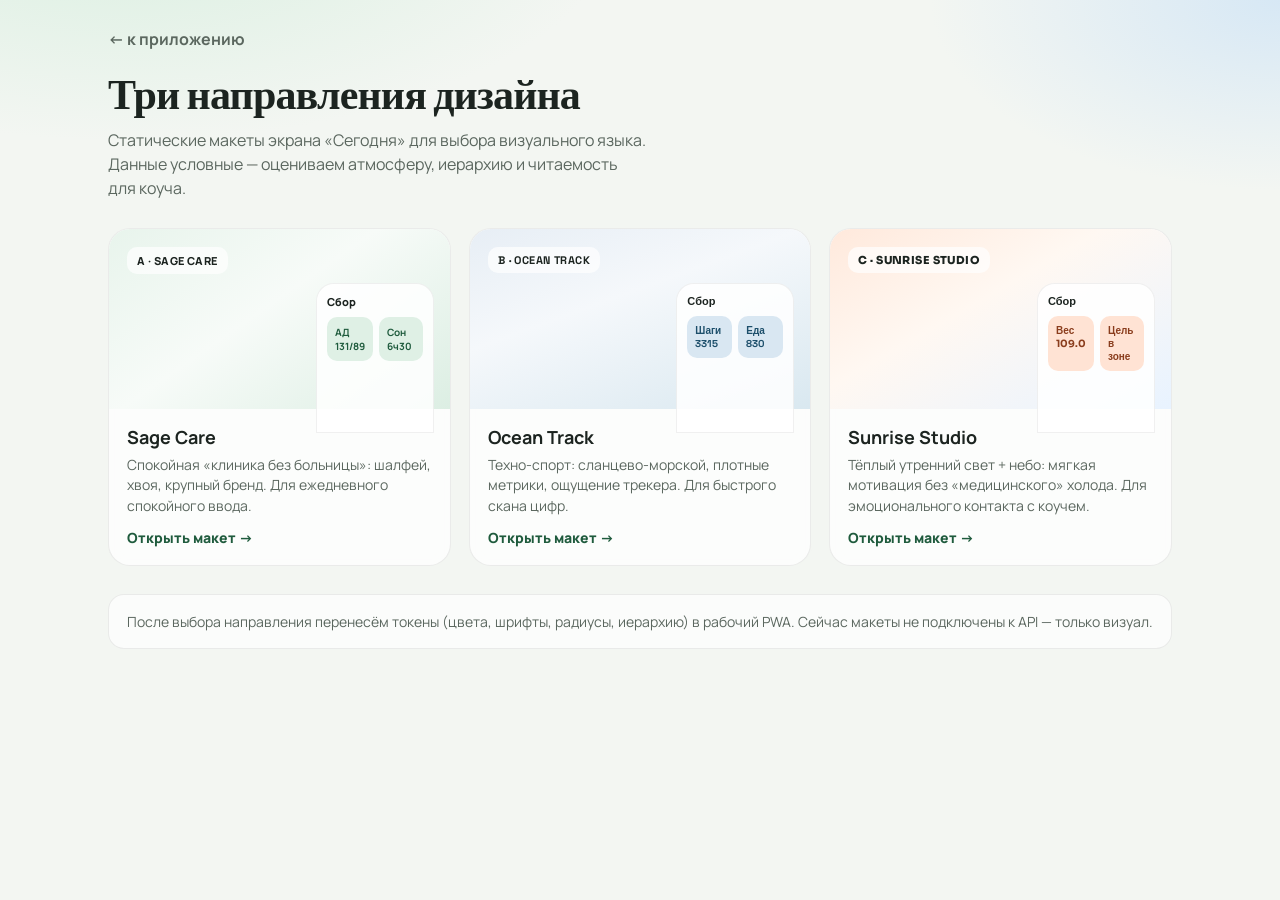
<file: backend/hub/designs/index.html>
<!DOCTYPE html>
<html lang="ru">
<head>
  <meta charset="UTF-8" />
  <meta name="viewport" content="width=device-width, initial-scale=1, viewport-fit=cover" />
  <title>Дизайн-варианты — Сбор для коуча</title>
  <link rel="stylesheet" href="https://fonts.googleapis.com/css2?family=Fraunces:opsz,wght@9..144,600;9..144,700&family=Manrope:wght@500;700;800&family=Space+Grotesk:wght@500;700&family=Source+Sans+3:wght@500;700&family=Sora:wght@500;700;800&family=Literata:opsz,wght@7..72,600;7..72,700&display=swap" />
  <style>
    :root {
      --ink: #1c2420;
      --muted: #5b675f;
      --line: rgba(28,36,32,.08);
      --bg: #f3f6f2;
    }
    * { box-sizing: border-box; }
    body {
      margin: 0;
      min-height: 100vh;
      font-family: Manrope, system-ui, sans-serif;
      color: var(--ink);
      background:
        radial-gradient(900px 420px at 10% -10%, #d9efe0 0%, transparent 55%),
        radial-gradient(700px 380px at 100% 0%, #d7e8f5 0%, transparent 50%),
        var(--bg);
    }
    .wrap { max-width: 1100px; margin: 0 auto; padding: 28px 18px 64px; }
    .hero h1 {
      font-family: Fraunces, Georgia, serif;
      font-size: clamp(28px, 5vw, 42px);
      margin: 0 0 8px;
      letter-spacing: -0.02em;
    }
    .hero p { margin: 0; color: var(--muted); max-width: 54ch; line-height: 1.5; }
    .grid {
      display: grid;
      grid-template-columns: repeat(auto-fit, minmax(280px, 1fr));
      gap: 18px;
      margin-top: 28px;
    }
    .card {
      display: flex;
      flex-direction: column;
      text-decoration: none;
      color: inherit;
      background: rgba(255,255,255,.72);
      border: 1px solid var(--line);
      border-radius: 22px;
      overflow: hidden;
      backdrop-filter: blur(8px);
      transition: transform .2s ease, box-shadow .2s ease;
    }
    .card:hover { transform: translateY(-3px); box-shadow: 0 16px 40px rgba(28,36,32,.1); }
    .preview {
      height: 180px;
      padding: 18px;
      position: relative;
    }
    .preview.a {
      background: linear-gradient(145deg, #e8f4ec, #f7fbf8 45%, #dceee3);
      font-family: Manrope, sans-serif;
    }
    .preview.b {
      background: linear-gradient(160deg, #e7eef5, #f5f8fb 40%, #d9e8f0);
      font-family: Space Grotesk, sans-serif;
    }
    .preview.c {
      background: linear-gradient(150deg, #ffe9dc, #fff8f2 42%, #e8f3ff);
      font-family: Sora, sans-serif;
    }
    .chip {
      display: inline-block;
      font-size: 11px;
      font-weight: 800;
      letter-spacing: .04em;
      text-transform: uppercase;
      padding: 6px 10px;
      border-radius: 10px;
      background: rgba(255,255,255,.7);
    }
    .phone {
      position: absolute;
      right: 16px; bottom: -24px;
      width: 118px; height: 150px;
      border-radius: 18px 18px 0 0;
      padding: 10px;
      background: rgba(255,255,255,.85);
      border: 1px solid rgba(0,0,0,.06);
    }
    .phone .mini-brand { font-size: 11px; font-weight: 800; margin-bottom: 8px; }
    .phone .row { display: grid; grid-template-columns: 1fr 1fr; gap: 6px; }
    .phone .tile {
      border-radius: 10px;
      padding: 8px;
      font-size: 10px;
      font-weight: 700;
    }
    .a .tile { background: #dff0e5; color: #1f5b3d; }
    .b .tile { background: #d9e7f2; color: #1d4f6b; }
    .c .tile { background: #ffe3d4; color: #8a3d1d; }
    .body { padding: 16px 18px 18px; }
    .body h2 { margin: 0 0 6px; font-size: 18px; }
    .body p { margin: 0 0 12px; color: var(--muted); font-size: 14px; line-height: 1.45; }
    .cta {
      margin-top: auto;
      font-weight: 800;
      font-size: 14px;
      color: #1f5b3d;
    }
    .note {
      margin-top: 28px;
      padding: 16px 18px;
      border-radius: 16px;
      background: rgba(255,255,255,.65);
      border: 1px solid var(--line);
      color: var(--muted);
      font-size: 14px;
      line-height: 1.5;
    }
    .back { display: inline-block; margin-bottom: 18px; color: var(--muted); font-weight: 700; text-decoration: none; }
  </style>
</head>
<body>
  <div class="wrap">
    <a class="back" href="/hub/">← к приложению</a>
    <header class="hero">
      <h1>Три направления дизайна</h1>
      <p>Статические макеты экрана «Сегодня» для выбора визуального языка. Данные условные — оцениваем атмосферу, иерархию и читаемость для коуча.</p>
    </header>

    <div class="grid">
      <a class="card" href="a-sage.html">
        <div class="preview a">
          <span class="chip">A · Sage Care</span>
          <div class="phone">
            <div class="mini-brand">Сбор</div>
            <div class="row">
              <div class="tile">АД<br>131/89</div>
              <div class="tile">Сон<br>6ч30</div>
            </div>
          </div>
        </div>
        <div class="body">
          <h2>Sage Care</h2>
          <p>Спокойная «клиника без больницы»: шалфей, хвоя, крупный бренд. Для ежедневного спокойного ввода.</p>
          <div class="cta">Открыть макет →</div>
        </div>
      </a>

      <a class="card" href="b-ocean.html">
        <div class="preview b">
          <span class="chip">B · Ocean Track</span>
          <div class="phone">
            <div class="mini-brand">Сбор</div>
            <div class="row">
              <div class="tile">Шаги<br>3315</div>
              <div class="tile">Еда<br>830</div>
            </div>
          </div>
        </div>
        <div class="body">
          <h2>Ocean Track</h2>
          <p>Техно-спорт: сланцево-морской, плотные метрики, ощущение трекера. Для быстрого скана цифр.</p>
          <div class="cta">Открыть макет →</div>
        </div>
      </a>

      <a class="card" href="c-sunrise.html">
        <div class="preview c">
          <span class="chip">C · Sunrise Studio</span>
          <div class="phone">
            <div class="mini-brand">Сбор</div>
            <div class="row">
              <div class="tile">Вес<br>109.0</div>
              <div class="tile">Цель<br>в зоне</div>
            </div>
          </div>
        </div>
        <div class="body">
          <h2>Sunrise Studio</h2>
          <p>Тёплый утренний свет + небо: мягкая мотивация без «медицинского» холода. Для эмоционального контакта с коучем.</p>
          <div class="cta">Открыть макет →</div>
        </div>
      </a>
    </div>

    <div class="note">
      После выбора направления перенесём токены (цвета, шрифты, радиусы, иерархию) в рабочий PWA.
      Сейчас макеты не подключены к API — только визуал.
    </div>
  </div>
</body>
</html>
</file>
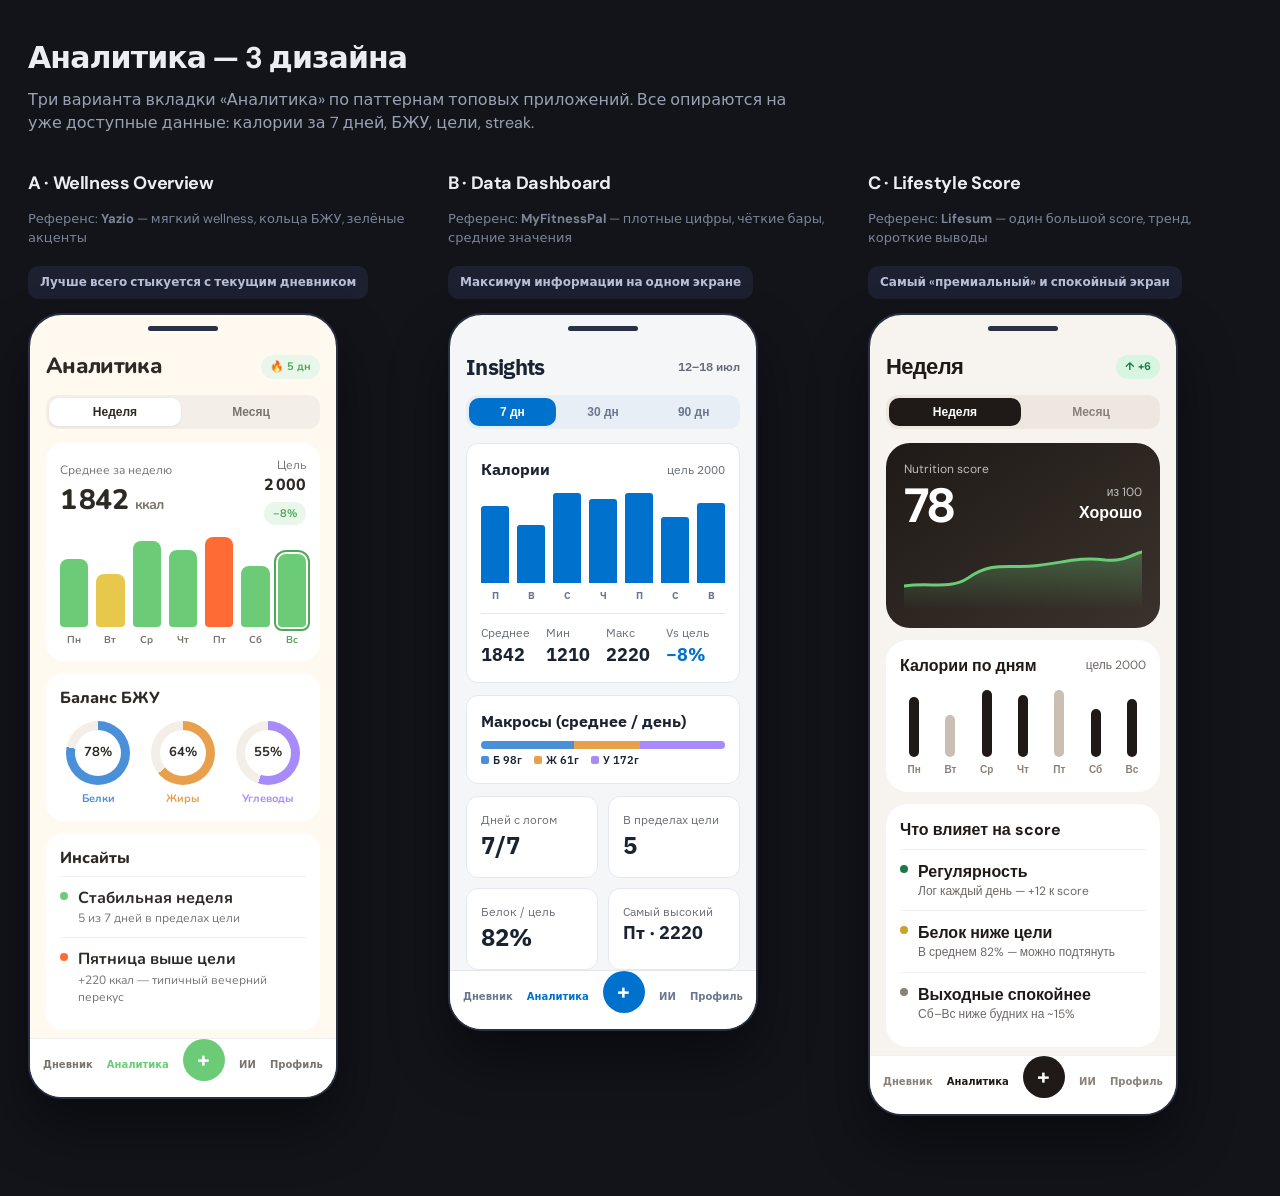
<file: design-mockups/analytics-preview.html>
<!DOCTYPE html>
<html lang="ru">
<head>
  <meta charset="UTF-8">
  <meta name="viewport" content="width=device-width, initial-scale=1.0">
  <title>Аналитика — 3 дизайна</title>
  <link rel="preconnect" href="https://fonts.googleapis.com">
  <link rel="preconnect" href="https://fonts.gstatic.com" crossorigin>
  <link href="https://fonts.googleapis.com/css2?family=Nunito:wght@500;600;700;800&family=DM+Sans:wght@500;600;700&family=IBM+Plex+Sans:wght@400;500;600;700&display=swap" rel="stylesheet">
  <style>
    * { box-sizing: border-box; margin: 0; padding: 0; }
    body {
      font-family: 'DM Sans', system-ui, sans-serif;
      background: #12141a;
      color: #ececf2;
      padding: 36px 28px 80px;
      line-height: 1.45;
    }
    h1 { font-size: 30px; letter-spacing: -0.03em; margin-bottom: 8px; }
    .lead { color: #9aa0b2; max-width: 760px; margin-bottom: 36px; }
    .grid {
      display: grid;
      grid-template-columns: repeat(auto-fit, minmax(320px, 1fr));
      gap: 36px;
      align-items: start;
    }
    .variant { display: flex; flex-direction: column; gap: 14px; }
    .variant h2 { font-size: 18px; letter-spacing: -0.02em; }
    .ref { font-size: 13px; color: #7d8498; }
    .pick {
      display: inline-flex; align-items: center; gap: 8px;
      margin-top: 4px; padding: 8px 12px; border-radius: 10px;
      background: #1c2030; color: #b8c0d8; font-size: 12px; font-weight: 600;
      width: fit-content;
    }
    .phone {
      width: 310px; border-radius: 34px; border: 2px solid #2a3144;
      overflow: hidden; box-shadow: 0 28px 56px rgba(0,0,0,.45);
    }
    .notch {
      height: 26px; display: flex; align-items: center; justify-content: center;
    }
    .notch span { width: 70px; height: 5px; border-radius: 3px; background: #2a3144; }
    .screen { min-height: 620px; padding: 10px 16px 0; }
    .nav {
      display: flex; justify-content: space-around; align-items: center;
      padding: 10px 6px 16px; border-top: 1px solid rgba(0,0,0,.06);
      font-size: 10px; font-weight: 600;
    }
    .nav .fab {
      width: 42px; height: 42px; border-radius: 21px; color: #fff;
      display: flex; align-items: center; justify-content: center;
      font-size: 22px; margin-top: -10px; font-weight: 700;
    }
    .head { display: flex; justify-content: space-between; align-items: center; margin-bottom: 12px; }
    .head h3 { font-size: 22px; font-weight: 800; letter-spacing: -0.03em; }
    .seg {
      display: flex; gap: 4px; padding: 3px; border-radius: 12px; margin-bottom: 14px;
    }
    .seg button {
      flex: 1; border: 0; border-radius: 10px; padding: 7px 0;
      font-size: 12px; font-weight: 700; cursor: default;
    }
    .muted { opacity: .65; font-size: 12px; }
    .card { border-radius: 18px; padding: 14px; margin-bottom: 12px; }
    .row { display: flex; align-items: center; justify-content: space-between; }
    .bars7 { display: flex; align-items: flex-end; gap: 8px; height: 110px; margin-top: 12px; }
    .bars7 .col { flex: 1; display: flex; flex-direction: column; align-items: center; gap: 6px; height: 100%; justify-content: flex-end; }
    .bars7 .bar { width: 100%; border-radius: 8px 8px 4px 4px; }
    .bars7 .lbl { font-size: 10px; font-weight: 700; }
    .rings { display: grid; grid-template-columns: repeat(3, 1fr); gap: 8px; text-align: center; }
    .ring {
      width: 64px; height: 64px; border-radius: 50%; margin: 0 auto 6px;
      display: flex; align-items: center; justify-content: center;
      font-size: 13px; font-weight: 800;
    }
    .insight {
      display: flex; gap: 10px; align-items: flex-start;
      padding: 10px 0; border-top: 1px solid rgba(0,0,0,.06);
    }
    .insight:first-child { border-top: 0; padding-top: 0; }
    .dot { width: 8px; height: 8px; border-radius: 50%; margin-top: 5px; flex-shrink: 0; }
    .stat-grid { display: grid; grid-template-columns: 1fr 1fr; gap: 10px; }
    .chip {
      display: inline-flex; align-items: center; gap: 4px;
      padding: 4px 9px; border-radius: 999px; font-size: 11px; font-weight: 700;
    }
    .score-big { font-size: 48px; font-weight: 800; line-height: 1; letter-spacing: -0.04em; }
    .trend {
      height: 72px; margin-top: 8px; display: flex; align-items: flex-end; gap: 0;
      position: relative;
    }
    .trend svg { width: 100%; height: 72px; display: block; }
    .macro-line { height: 8px; border-radius: 999px; background: rgba(0,0,0,.08); overflow: hidden; display: flex; margin: 8px 0 4px; }
    .macro-line span { height: 100%; }
    .legend { display: flex; gap: 12px; font-size: 11px; font-weight: 600; }
    .legend i { display: inline-block; width: 8px; height: 8px; border-radius: 2px; margin-right: 4px; }

    /* A — Yazio wellness */
    .a .phone { background: #FFF9F0; }
    .a .screen { font-family: Nunito, sans-serif; color: #2D2A26; }
    .a .nav { background: #fff; color: #7A756C; }
    .a .nav .active { color: #6BCB77; }
    .a .nav .fab { background: #6BCB77; }
    .a .seg { background: #F3EFE8; }
    .a .seg .on { background: #fff; color: #2D2A26; box-shadow: 0 1px 3px rgba(0,0,0,.06); }
    .a .seg .off { background: transparent; color: #7A756C; }
    .a .card { background: #fff; }
    .a .bars7 .bar { background: #6BCB77; }
    .a .bars7 .bar.low { background: #E8C84C; }
    .a .bars7 .bar.over { background: #FF6B35; }
    .a .bars7 .lbl { color: #7A756C; }
    .a .ring.p { background: conic-gradient(#4A90D9 0 78%, #F3EFE8 78%); }
    .a .ring.f { background: conic-gradient(#E8A04C 0 64%, #F3EFE8 64%); }
    .a .ring.c { background: conic-gradient(#A78BFA 0 55%, #F3EFE8 55%); }
    .a .ring > b { background: #fff; width: 46px; height: 46px; border-radius: 50%; display:flex; align-items:center; justify-content:center; }
    .a .chip.good { background: #E8F7EA; color: #4FA85A; }
    .a .chip.warn { background: #FFF0E8; color: #FF6B35; }

    /* B — MyFitnessPal classic */
    .b .phone { background: #F4F6F8; }
    .b .screen { font-family: 'IBM Plex Sans', sans-serif; color: #1A2332; }
    .b .nav { background: #fff; color: #6B778C; border-top-color: #E4E8EE; }
    .b .nav .active { color: #0072CE; }
    .b .nav .fab { background: #0072CE; }
    .b .seg { background: #E8EEF5; }
    .b .seg .on { background: #0072CE; color: #fff; }
    .b .seg .off { background: transparent; color: #6B778C; }
    .b .card { background: #fff; border: 1px solid #E4E8EE; border-radius: 12px; }
    .b .bars7 .bar { background: #0072CE; border-radius: 3px 3px 0 0; }
    .b .bars7 .bar.goal { outline: 1px dashed #94A3B8; outline-offset: 1px; }
    .b .bars7 .lbl { color: #6B778C; }
    .b .avg {
      display: flex; gap: 16px; margin-top: 10px; padding-top: 10px;
      border-top: 1px solid #E4E8EE; font-size: 12px;
    }
    .b .avg strong { display: block; font-size: 18px; }
    .b .macro-line span.p { background: #4A90D9; width: 38%; }
    .b .macro-line span.f { background: #E8A04C; width: 27%; }
    .b .macro-line span.c { background: #A78BFA; width: 35%; }

    /* C — Lifesum score */
    .c .phone { background: #F7F4F0; }
    .c .screen { font-family: 'DM Sans', sans-serif; color: #1F1A17; }
    .c .nav { background: #fff; color: #8A8178; }
    .c .nav .active { color: #1F1A17; }
    .c .nav .fab { background: #1F1A17; }
    .c .seg { background: #EDE7DF; }
    .c .seg .on { background: #1F1A17; color: #fff; }
    .c .seg .off { background: transparent; color: #8A8178; }
    .c .card { background: #fff; border-radius: 22px; }
    .c .hero {
      background: linear-gradient(145deg, #1F1A17 0%, #3A322C 100%);
      color: #fff; border-radius: 24px; padding: 18px; margin-bottom: 12px;
    }
    .c .score-label { font-size: 12px; opacity: .7; margin-bottom: 4px; }
    .c .chip.up { background: #D8F5E2; color: #1B7A45; }
    .c .chip.flat { background: #F0EBE4; color: #8A8178; }
    .c .bars7 .bar { background: #1F1A17; border-radius: 999px; width: 10px; }
    .c .bars7 .bar.soft { background: #C9BFB4; }
    .c .bars7 .lbl { color: #8A8178; }
  </style>
</head>
<body>
  <h1>Аналитика — 3 дизайна</h1>
  <p class="lead">
    Три варианта вкладки «Аналитика» по паттернам топовых приложений.
    Все опираются на уже доступные данные: калории за 7 дней, БЖУ, цели, streak.
  </p>

  <div class="grid">
    <!-- A: Yazio -->
    <section class="variant a">
      <h2>A · Wellness Overview</h2>
      <p class="ref">Референс: <b>Yazio</b> — мягкий wellness, кольца БЖУ, зелёные акценты</p>
      <div class="pick">Лучше всего стыкуется с текущим дневником</div>
      <div class="phone">
        <div class="notch"><span></span></div>
        <div class="screen">
          <div class="head">
            <h3>Аналитика</h3>
            <span class="chip good">🔥 5 дн</span>
          </div>
          <div class="seg">
            <button class="on">Неделя</button>
            <button class="off">Месяц</button>
          </div>

          <div class="card">
            <div class="row">
              <div>
                <div class="muted">Среднее за неделю</div>
                <div style="font-size:28px;font-weight:800;letter-spacing:-.03em">1 842 <span style="font-size:14px;font-weight:700;color:#7A756C">ккал</span></div>
              </div>
              <div style="text-align:right">
                <div class="muted">Цель</div>
                <div style="font-weight:800">2 000</div>
                <div class="chip good" style="margin-top:4px">−8%</div>
              </div>
            </div>
            <div class="bars7">
              <div class="col"><div class="bar" style="height:62%"></div><div class="lbl">Пн</div></div>
              <div class="col"><div class="bar low" style="height:48%"></div><div class="lbl">Вт</div></div>
              <div class="col"><div class="bar" style="height:78%"></div><div class="lbl">Ср</div></div>
              <div class="col"><div class="bar" style="height:70%"></div><div class="lbl">Чт</div></div>
              <div class="col"><div class="bar over" style="height:92%"></div><div class="lbl">Пт</div></div>
              <div class="col"><div class="bar" style="height:55%"></div><div class="lbl">Сб</div></div>
              <div class="col"><div class="bar" style="height:66%;outline:2px solid #4FA85A;outline-offset:2px"></div><div class="lbl" style="color:#4FA85A">Вс</div></div>
            </div>
          </div>

          <div class="card">
            <div style="font-weight:800;margin-bottom:10px">Баланс БЖУ</div>
            <div class="rings">
              <div><div class="ring p"><b>78%</b></div><div style="font-size:11px;font-weight:700;color:#4A90D9">Белки</div></div>
              <div><div class="ring f"><b>64%</b></div><div style="font-size:11px;font-weight:700;color:#E8A04C">Жиры</div></div>
              <div><div class="ring c"><b>55%</b></div><div style="font-size:11px;font-weight:700;color:#A78BFA">Углеводы</div></div>
            </div>
          </div>

          <div class="card" style="margin-bottom:8px">
            <div style="font-weight:800;margin-bottom:6px">Инсайты</div>
            <div class="insight"><span class="dot" style="background:#6BCB77"></span><div><b>Стабильная неделя</b><div class="muted">5 из 7 дней в пределах цели</div></div></div>
            <div class="insight"><span class="dot" style="background:#FF6B35"></span><div><b>Пятница выше цели</b><div class="muted">+220 ккал — типичный вечерний перекус</div></div></div>
          </div>
        </div>
        <div class="nav">
          <span>Дневник</span>
          <span class="active">Аналитика</span>
          <span class="fab">+</span>
          <span>ИИ</span>
          <span>Профиль</span>
        </div>
      </div>
    </section>

    <!-- B: MFP -->
    <section class="variant b">
      <h2>B · Data Dashboard</h2>
      <p class="ref">Референс: <b>MyFitnessPal</b> — плотные цифры, чёткие бары, средние значения</p>
      <div class="pick">Максимум информации на одном экране</div>
      <div class="phone">
        <div class="notch"><span></span></div>
        <div class="screen">
          <div class="head">
            <h3>Insights</h3>
            <span class="muted" style="font-weight:600">12–18 июл</span>
          </div>
          <div class="seg">
            <button class="on">7 дн</button>
            <button class="off">30 дн</button>
            <button class="off">90 дн</button>
          </div>

          <div class="card">
            <div class="row">
              <div style="font-weight:700">Калории</div>
              <div class="muted">цель 2000</div>
            </div>
            <div class="bars7">
              <div class="col"><div class="bar" style="height:70%"></div><div class="lbl">П</div></div>
              <div class="col"><div class="bar" style="height:52%"></div><div class="lbl">В</div></div>
              <div class="col"><div class="bar" style="height:84%"></div><div class="lbl">С</div></div>
              <div class="col"><div class="bar" style="height:76%"></div><div class="lbl">Ч</div></div>
              <div class="col"><div class="bar" style="height:98%"></div><div class="lbl">П</div></div>
              <div class="col"><div class="bar" style="height:60%"></div><div class="lbl">С</div></div>
              <div class="col"><div class="bar" style="height:72%"></div><div class="lbl">В</div></div>
            </div>
            <div class="avg">
              <div><span class="muted">Среднее</span><strong>1842</strong></div>
              <div><span class="muted">Мин</span><strong>1210</strong></div>
              <div><span class="muted">Макс</span><strong>2220</strong></div>
              <div><span class="muted">Vs цель</span><strong style="color:#0072CE">−8%</strong></div>
            </div>
          </div>

          <div class="card">
            <div style="font-weight:700;margin-bottom:2px">Макросы (среднее / день)</div>
            <div class="macro-line"><span class="p"></span><span class="f"></span><span class="c"></span></div>
            <div class="legend">
              <span><i style="background:#4A90D9"></i>Б 98г</span>
              <span><i style="background:#E8A04C"></i>Ж 61г</span>
              <span><i style="background:#A78BFA"></i>У 172г</span>
            </div>
          </div>

          <div class="stat-grid">
            <div class="card" style="margin:0">
              <div class="muted">Дней с логом</div>
              <div style="font-size:24px;font-weight:700">7/7</div>
            </div>
            <div class="card" style="margin:0">
              <div class="muted">В пределах цели</div>
              <div style="font-size:24px;font-weight:700">5</div>
            </div>
            <div class="card" style="margin:0">
              <div class="muted">Белок / цель</div>
              <div style="font-size:24px;font-weight:700">82%</div>
            </div>
            <div class="card" style="margin:0">
              <div class="muted">Самый высокий</div>
              <div style="font-size:18px;font-weight:700">Пт · 2220</div>
            </div>
          </div>
        </div>
        <div class="nav">
          <span>Дневник</span>
          <span class="active">Аналитика</span>
          <span class="fab">+</span>
          <span>ИИ</span>
          <span>Профиль</span>
        </div>
      </div>
    </section>

    <!-- C: Lifesum -->
    <section class="variant c">
      <h2>C · Lifestyle Score</h2>
      <p class="ref">Референс: <b>Lifesum</b> — один большой score, тренд, короткие выводы</p>
      <div class="pick">Самый «премиальный» и спокойный экран</div>
      <div class="phone">
        <div class="notch"><span></span></div>
        <div class="screen">
          <div class="head">
            <h3>Неделя</h3>
            <span class="chip up">↑ +6</span>
          </div>
          <div class="seg">
            <button class="on">Неделя</button>
            <button class="off">Месяц</button>
          </div>

          <div class="hero">
            <div class="score-label">Nutrition score</div>
            <div class="row" style="align-items:flex-end">
              <div class="score-big">78</div>
              <div style="text-align:right;padding-bottom:6px">
                <div style="font-size:12px;opacity:.7">из 100</div>
                <div style="font-weight:700">Хорошо</div>
              </div>
            </div>
            <div class="trend">
              <svg viewBox="0 0 260 72" preserveAspectRatio="none">
                <defs>
                  <linearGradient id="g" x1="0" y1="0" x2="0" y2="1">
                    <stop offset="0%" stop-color="#6BCB77" stop-opacity=".35"/>
                    <stop offset="100%" stop-color="#6BCB77" stop-opacity="0"/>
                  </linearGradient>
                </defs>
                <path d="M0,48 C30,44 50,52 70,40 C95,24 110,30 140,28 C170,26 190,18 220,22 C240,24 250,16 260,14 L260,72 L0,72 Z" fill="url(#g)"/>
                <path d="M0,48 C30,44 50,52 70,40 C95,24 110,30 140,28 C170,26 190,18 220,22 C240,24 250,16 260,14" fill="none" stroke="#6BCB77" stroke-width="3" stroke-linecap="round"/>
              </svg>
            </div>
          </div>

          <div class="card">
            <div class="row">
              <div style="font-weight:700">Калории по дням</div>
              <div class="muted">цель 2000</div>
            </div>
            <div class="bars7" style="height:88px">
              <div class="col"><div class="bar" style="height:68%"></div><div class="lbl">Пн</div></div>
              <div class="col"><div class="bar soft" style="height:48%"></div><div class="lbl">Вт</div></div>
              <div class="col"><div class="bar" style="height:78%"></div><div class="lbl">Ср</div></div>
              <div class="col"><div class="bar" style="height:70%"></div><div class="lbl">Чт</div></div>
              <div class="col"><div class="bar soft" style="height:92%"></div><div class="lbl">Пт</div></div>
              <div class="col"><div class="bar" style="height:55%"></div><div class="lbl">Сб</div></div>
              <div class="col"><div class="bar" style="height:66%"></div><div class="lbl">Вс</div></div>
            </div>
          </div>

          <div class="card" style="margin-bottom:8px">
            <div style="font-weight:700;margin-bottom:8px">Что влияет на score</div>
            <div class="insight"><span class="dot" style="background:#1B7A45"></span><div><b>Регулярность</b><div class="muted">Лог каждый день — +12 к score</div></div></div>
            <div class="insight"><span class="dot" style="background:#C9A227"></span><div><b>Белок ниже цели</b><div class="muted">В среднем 82% — можно подтянуть</div></div></div>
            <div class="insight"><span class="dot" style="background:#8A8178"></span><div><b>Выходные спокойнее</b><div class="muted">Сб–Вс ниже будних на ~15%</div></div></div>
          </div>
        </div>
        <div class="nav">
          <span>Дневник</span>
          <span class="active">Аналитика</span>
          <span class="fab">+</span>
          <span>ИИ</span>
          <span>Профиль</span>
        </div>
      </div>
    </section>
  </div>
</body>
</html>
</file>
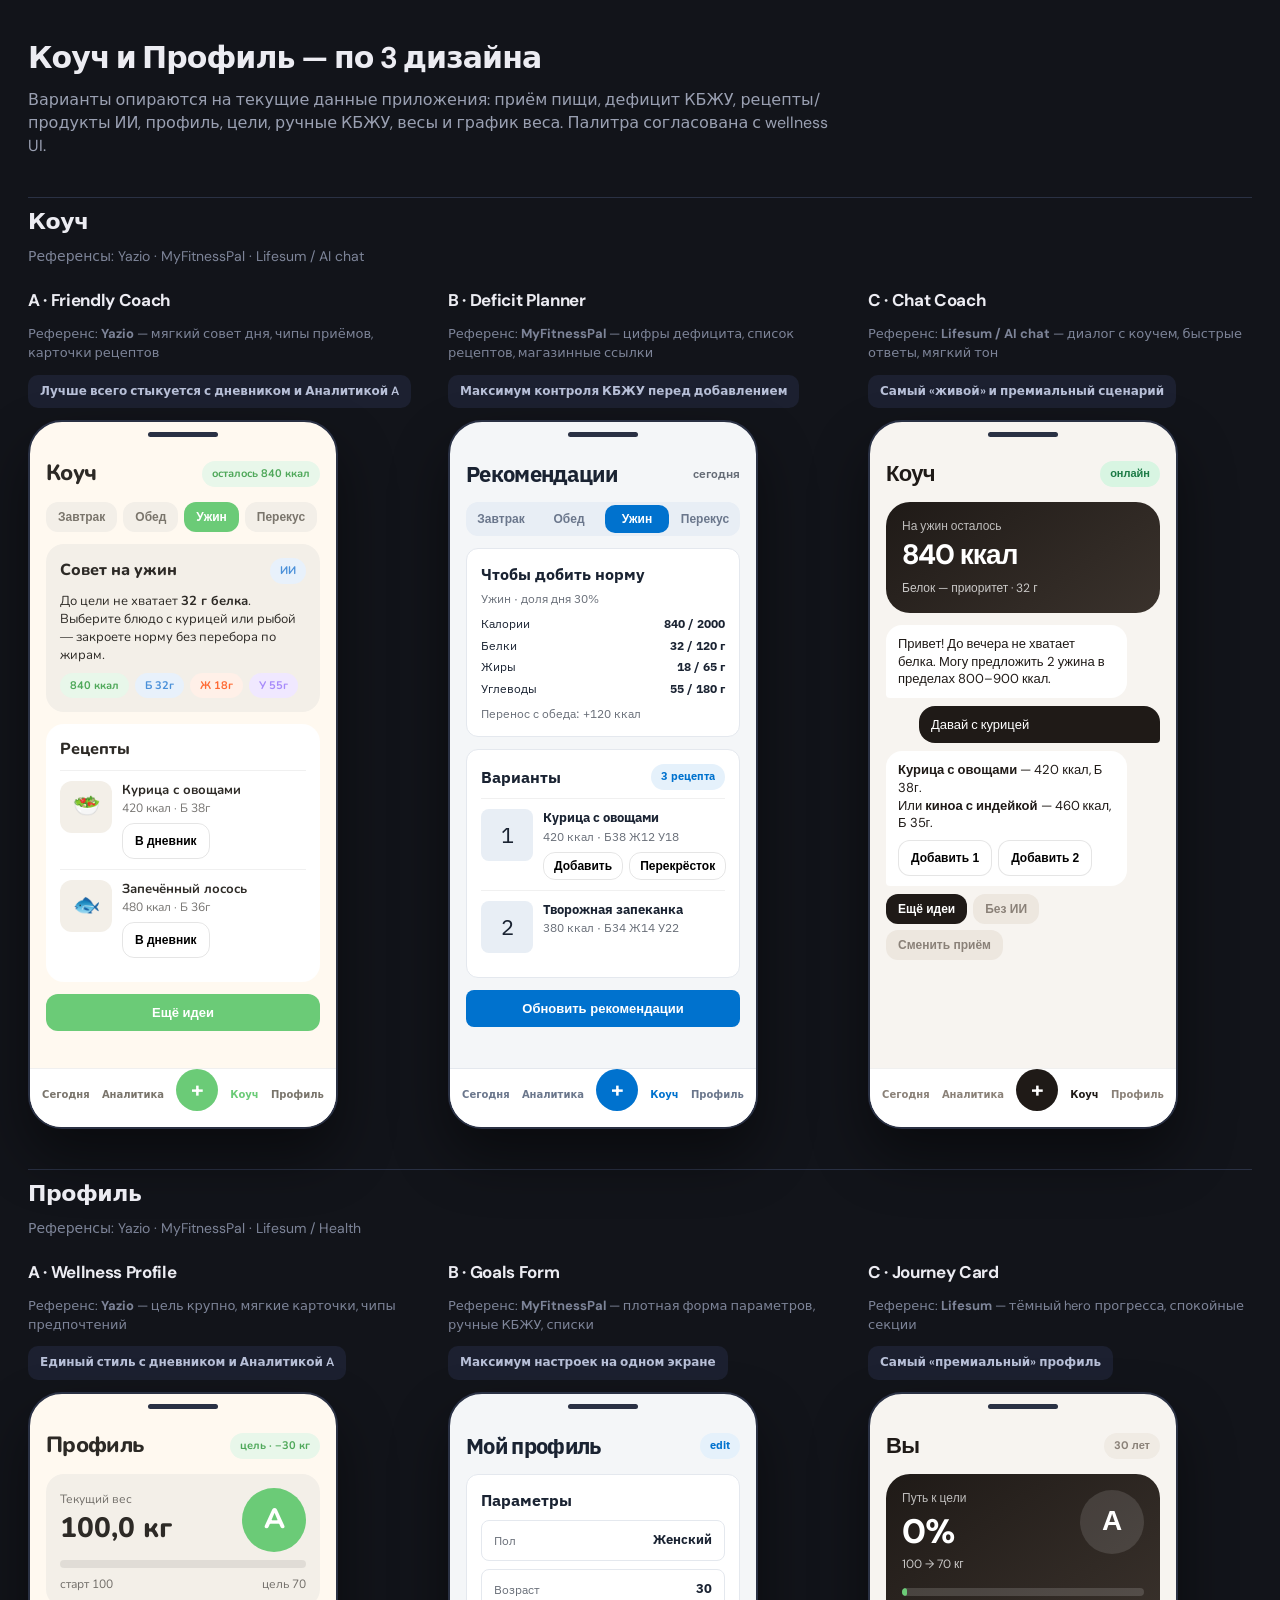
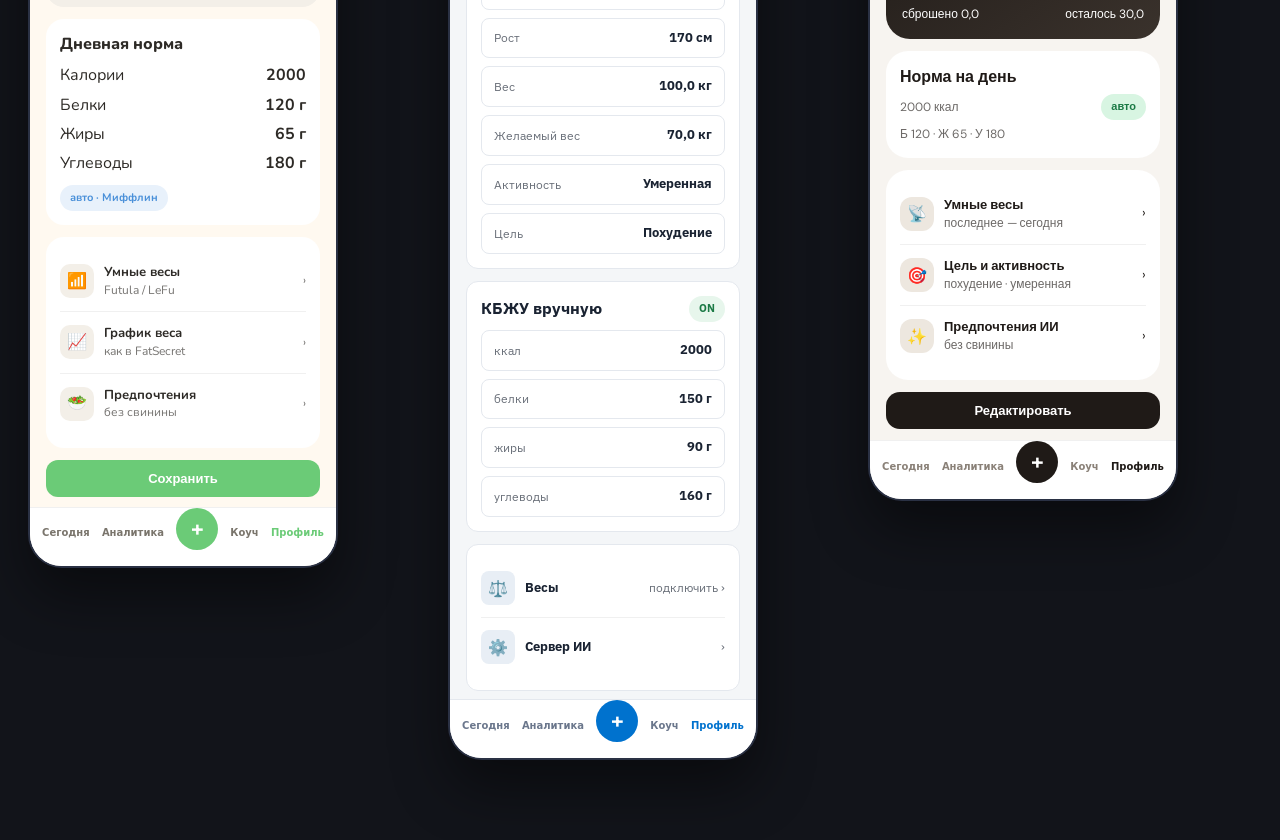
<file: design-mockups/coach-profile-preview.html>
<!DOCTYPE html>
<html lang="ru">
<head>
  <meta charset="UTF-8">
  <meta name="viewport" content="width=device-width, initial-scale=1.0">
  <title>Коуч и Профиль — по 3 дизайна</title>
  <link rel="preconnect" href="https://fonts.googleapis.com">
  <link rel="preconnect" href="https://fonts.gstatic.com" crossorigin>
  <link href="https://fonts.googleapis.com/css2?family=Nunito:wght@500;600;700;800&family=DM+Sans:wght@500;600;700;800&family=IBM+Plex+Sans:wght@400;500;600;700&display=swap" rel="stylesheet">
  <style>
    * { box-sizing: border-box; margin: 0; padding: 0; }
    body {
      font-family: 'DM Sans', system-ui, sans-serif;
      background: #12141a;
      color: #ececf2;
      padding: 36px 28px 80px;
      line-height: 1.45;
    }
    h1 { font-size: 30px; letter-spacing: -0.03em; margin-bottom: 8px; }
    .lead { color: #9aa0b2; max-width: 820px; margin-bottom: 28px; }
    .section-title {
      font-size: 22px; letter-spacing: -0.02em; margin: 40px 0 8px;
      padding-top: 8px; border-top: 1px solid #2a3144;
    }
    .section-sub { color: #7d8498; font-size: 14px; margin-bottom: 22px; }
    .grid {
      display: grid;
      grid-template-columns: repeat(auto-fit, minmax(320px, 1fr));
      gap: 36px;
      align-items: start;
    }
    .variant { display: flex; flex-direction: column; gap: 12px; }
    .variant h2 { font-size: 17px; letter-spacing: -0.02em; }
    .ref { font-size: 13px; color: #7d8498; }
    .pick {
      display: inline-flex; align-items: center; gap: 8px;
      padding: 8px 12px; border-radius: 10px;
      background: #1c2030; color: #b8c0d8; font-size: 12px; font-weight: 600;
      width: fit-content;
    }
    .phone {
      width: 310px; border-radius: 34px; border: 2px solid #2a3144;
      overflow: hidden; box-shadow: 0 28px 56px rgba(0,0,0,.45);
    }
    .notch {
      height: 26px; display: flex; align-items: center; justify-content: center;
    }
    .notch span { width: 70px; height: 5px; border-radius: 3px; background: #2a3144; }
    .screen { min-height: 620px; padding: 10px 16px 0; }
    .nav {
      display: flex; justify-content: space-around; align-items: center;
      padding: 10px 6px 16px; border-top: 1px solid rgba(0,0,0,.06);
      font-size: 10px; font-weight: 600;
    }
    .nav .fab {
      width: 42px; height: 42px; border-radius: 21px; color: #fff;
      display: flex; align-items: center; justify-content: center;
      font-size: 22px; margin-top: -10px; font-weight: 700;
    }
    .head { display: flex; justify-content: space-between; align-items: center; margin-bottom: 12px; }
    .head h3 { font-size: 22px; font-weight: 800; letter-spacing: -0.03em; }
    .muted { opacity: .65; font-size: 12px; }
    .card { border-radius: 18px; padding: 14px; margin-bottom: 12px; }
    .row { display: flex; align-items: center; justify-content: space-between; }
    .chip {
      display: inline-flex; align-items: center; gap: 4px;
      padding: 5px 10px; border-radius: 999px; font-size: 11px; font-weight: 700;
    }
    .meals { display: flex; gap: 6px; margin-bottom: 12px; flex-wrap: wrap; }
    .meal-chip {
      padding: 8px 12px; border-radius: 12px; font-size: 12px; font-weight: 700;
      border: none; cursor: default;
    }
    .btn {
      display: inline-flex; align-items: center; justify-content: center;
      padding: 11px 14px; border-radius: 12px; font-size: 13px; font-weight: 700;
      border: none; width: 100%;
    }
    .btn-ghost {
      background: transparent; border: 1px solid rgba(0,0,0,.1);
      padding: 10px 12px; border-radius: 12px; font-size: 12px; font-weight: 700;
    }
    .recipe {
      display: flex; gap: 10px; padding: 10px 0;
      border-top: 1px solid rgba(0,0,0,.06);
    }
    .recipe:first-of-type { border-top: 0; padding-top: 0; }
    .thumb {
      width: 52px; height: 52px; border-radius: 12px; flex-shrink: 0;
      display: flex; align-items: center; justify-content: center;
      font-size: 22px;
    }
    .macro-pills { display: flex; gap: 6px; flex-wrap: wrap; margin-top: 8px; }
    .bubble {
      max-width: 88%; padding: 10px 12px; border-radius: 16px;
      font-size: 13px; margin-bottom: 8px; line-height: 1.35;
    }
    .bubble.bot { border-bottom-left-radius: 4px; }
    .bubble.me { margin-left: auto; border-bottom-right-radius: 4px; }
    .field {
      padding: 10px 12px; border-radius: 12px; margin-bottom: 8px;
      display: flex; justify-content: space-between; align-items: center;
      font-size: 13px;
    }
    .field .val { font-weight: 700; }
    .avatar {
      width: 64px; height: 64px; border-radius: 32px;
      display: flex; align-items: center; justify-content: center;
      font-size: 28px; font-weight: 800;
    }
    .progress {
      height: 8px; border-radius: 999px; background: rgba(0,0,0,.08); overflow: hidden; margin-top: 8px;
    }
    .progress span { display: block; height: 100%; border-radius: 999px; }
    .list-row {
      display: flex; align-items: center; gap: 10px;
      padding: 12px 0; border-top: 1px solid rgba(0,0,0,.06); font-size: 13px;
    }
    .list-row:first-child { border-top: 0; }
    .ico {
      width: 34px; height: 34px; border-radius: 10px;
      display: flex; align-items: center; justify-content: center; font-size: 16px;
    }
    .seg {
      display: flex; gap: 4px; padding: 3px; border-radius: 12px; margin-bottom: 12px;
    }
    .seg button {
      flex: 1; border: 0; border-radius: 10px; padding: 7px 0;
      font-size: 12px; font-weight: 700; cursor: default;
    }

    /* shared wellness nav */
    .w .phone { background: #FFF9F0; }
    .w .screen { font-family: Nunito, sans-serif; color: #2D2A26; }
    .w .nav { background: #fff; color: #7A756C; }
    .w .nav .active { color: #6BCB77; }
    .w .nav .fab { background: #6BCB77; }
    .w .card { background: #fff; }
    .w .chip.green { background: #E8F7EA; color: #4FA85A; }
    .w .chip.orange { background: #FFF0E8; color: #FF6B35; }
    .w .chip.blue { background: #E8F1FB; color: #4A90D9; }
    .w .meal-chip { background: #F3EFE8; color: #7A756C; }
    .w .meal-chip.on { background: #6BCB77; color: #fff; }
    .w .btn.primary { background: #6BCB77; color: #fff; }
    .w .thumb { background: #F3EFE8; }
    .w .field { background: #F3EFE8; }
    .w .avatar { background: #6BCB77; color: #fff; }
    .w .progress span { background: #6BCB77; }
    .w .ico { background: #F3EFE8; }
    .w .bubble.bot { background: #fff; }
    .w .bubble.me { background: #6BCB77; color: #fff; }
    .w .seg { background: #F3EFE8; }
    .w .seg .on { background: #fff; color: #2D2A26; box-shadow: 0 1px 3px rgba(0,0,0,.06); }
    .w .seg .off { background: transparent; color: #7A756C; }

    /* MFP classic */
    .m .phone { background: #F4F6F8; }
    .m .screen { font-family: 'IBM Plex Sans', sans-serif; color: #1A2332; }
    .m .nav { background: #fff; color: #6B778C; border-top-color: #E4E8EE; }
    .m .nav .active { color: #0072CE; }
    .m .nav .fab { background: #0072CE; }
    .m .card { background: #fff; border: 1px solid #E4E8EE; border-radius: 12px; }
    .m .chip.blue { background: #E5F1FB; color: #0072CE; }
    .m .chip.green { background: #E7F6EC; color: #1B7A45; }
    .m .meal-chip { background: #E8EEF5; color: #6B778C; }
    .m .meal-chip.on { background: #0072CE; color: #fff; }
    .m .btn.primary { background: #0072CE; color: #fff; border-radius: 8px; }
    .m .thumb { background: #E8EEF5; border-radius: 8px; }
    .m .field { background: #fff; border: 1px solid #E4E8EE; border-radius: 8px; }
    .m .avatar { background: #0072CE; color: #fff; border-radius: 8px; }
    .m .progress span { background: #0072CE; }
    .m .ico { background: #E8EEF5; border-radius: 8px; }
    .m .bubble.bot { background: #fff; border: 1px solid #E4E8EE; }
    .m .bubble.me { background: #0072CE; color: #fff; }
    .m .seg { background: #E8EEF5; }
    .m .seg .on { background: #0072CE; color: #fff; }
    .m .seg .off { background: transparent; color: #6B778C; }

    /* Lifesum premium */
    .l .phone { background: #F7F4F0; }
    .l .screen { font-family: 'DM Sans', sans-serif; color: #1F1A17; }
    .l .nav { background: #fff; color: #8A8178; }
    .l .nav .active { color: #1F1A17; }
    .l .nav .fab { background: #1F1A17; }
    .l .card { background: #fff; border-radius: 22px; }
    .l .hero {
      background: linear-gradient(145deg, #1F1A17 0%, #3A322C 100%);
      color: #fff; border-radius: 24px; padding: 16px; margin-bottom: 12px;
    }
    .l .chip.up { background: #D8F5E2; color: #1B7A45; }
    .l .chip.soft { background: #F0EBE4; color: #8A8178; }
    .l .meal-chip { background: #EDE7DF; color: #8A8178; }
    .l .meal-chip.on { background: #1F1A17; color: #fff; }
    .l .btn.primary { background: #1F1A17; color: #fff; border-radius: 14px; }
    .l .thumb { background: #EDE7DF; border-radius: 16px; }
    .l .field { background: #fff; border-radius: 14px; }
    .l .avatar { background: #1F1A17; color: #fff; }
    .l .progress span { background: #6BCB77; }
    .l .ico { background: #EDE7DF; border-radius: 12px; }
    .l .bubble.bot { background: #fff; }
    .l .bubble.me { background: #1F1A17; color: #fff; }
    .l .seg { background: #EDE7DF; }
    .l .seg .on { background: #1F1A17; color: #fff; }
    .l .seg .off { background: transparent; color: #8A8178; }
  </style>
</head>
<body>
  <h1>Коуч и Профиль — по 3 дизайна</h1>
  <p class="lead">
    Варианты опираются на текущие данные приложения: приём пищи, дефицит КБЖУ, рецепты/продукты ИИ,
    профиль, цели, ручные КБЖУ, весы и график веса. Палитра согласована с wellness UI.
  </p>

  <!-- ===================== COACH ===================== -->
  <h2 class="section-title">Коуч</h2>
  <p class="section-sub">Референсы: Yazio · MyFitnessPal · Lifesum / AI chat</p>

  <div class="grid">
    <!-- Coach A Yazio -->
    <section class="variant w">
      <h2>A · Friendly Coach</h2>
      <p class="ref">Референс: <b>Yazio</b> — мягкий совет дня, чипы приёмов, карточки рецептов</p>
      <div class="pick">Лучше всего стыкуется с дневником и Аналитикой A</div>
      <div class="phone">
        <div class="notch"><span></span></div>
        <div class="screen">
          <div class="head">
            <h3>Коуч</h3>
            <span class="chip green">осталось 840 ккал</span>
          </div>
          <div class="meals">
            <button class="meal-chip">Завтрак</button>
            <button class="meal-chip">Обед</button>
            <button class="meal-chip on">Ужин</button>
            <button class="meal-chip">Перекус</button>
          </div>
          <div class="card" style="background:#F3EFE8">
            <div class="row">
              <div style="font-weight:800">Совет на ужин</div>
              <span class="chip blue">ИИ</span>
            </div>
            <div style="margin-top:8px;font-size:13px;line-height:1.4">
              До цели не хватает <b>32 г белка</b>. Выберите блюдо с курицей или рыбой — закроете норму без перебора по жирам.
            </div>
            <div class="macro-pills">
              <span class="chip green">840 ккал</span>
              <span class="chip blue">Б 32г</span>
              <span class="chip orange">Ж 18г</span>
              <span class="chip" style="background:#F0E8FF;color:#A78BFA">У 55г</span>
            </div>
          </div>
          <div class="card">
            <div style="font-weight:800;margin-bottom:8px">Рецепты</div>
            <div class="recipe">
              <div class="thumb">🥗</div>
              <div style="flex:1">
                <div style="font-weight:700;font-size:13px">Курица с овощами</div>
                <div class="muted">420 ккал · Б 38г</div>
                <div style="margin-top:6px"><button class="btn-ghost" style="width:auto">В дневник</button></div>
              </div>
            </div>
            <div class="recipe">
              <div class="thumb">🐟</div>
              <div style="flex:1">
                <div style="font-weight:700;font-size:13px">Запечённый лосось</div>
                <div class="muted">480 ккал · Б 36г</div>
                <div style="margin-top:6px"><button class="btn-ghost" style="width:auto">В дневник</button></div>
              </div>
            </div>
          </div>
          <button class="btn primary" style="margin-bottom:10px">Ещё идеи</button>
        </div>
        <div class="nav">
          <span>Сегодня</span><span>Аналитика</span><span class="fab">+</span>
          <span class="active">Коуч</span><span>Профиль</span>
        </div>
      </div>
    </section>

    <!-- Coach B MFP -->
    <section class="variant m">
      <h2>B · Deficit Planner</h2>
      <p class="ref">Референс: <b>MyFitnessPal</b> — цифры дефицита, список рецептов, магазинные ссылки</p>
      <div class="pick">Максимум контроля КБЖУ перед добавлением</div>
      <div class="phone">
        <div class="notch"><span></span></div>
        <div class="screen">
          <div class="head">
            <h3>Рекомендации</h3>
            <span class="muted" style="font-weight:600">сегодня</span>
          </div>
          <div class="seg">
            <button class="off">Завтрак</button>
            <button class="off">Обед</button>
            <button class="on">Ужин</button>
            <button class="off">Перекус</button>
          </div>
          <div class="card">
            <div style="font-weight:700">Чтобы добить норму</div>
            <div class="muted" style="margin:4px 0 8px">Ужин · доля дня 30%</div>
            <div class="row" style="font-size:12px;margin-bottom:4px"><span>Калории</span><b>840 / 2000</b></div>
            <div class="row" style="font-size:12px;margin-bottom:4px"><span>Белки</span><b>32 / 120 г</b></div>
            <div class="row" style="font-size:12px;margin-bottom:4px"><span>Жиры</span><b>18 / 65 г</b></div>
            <div class="row" style="font-size:12px"><span>Углеводы</span><b>55 / 180 г</b></div>
            <div class="muted" style="margin-top:8px">Перенос с обеда: +120 ккал</div>
          </div>
          <div class="card">
            <div class="row" style="margin-bottom:8px">
              <div style="font-weight:700">Варианты</div>
              <span class="chip blue">3 рецепта</span>
            </div>
            <div class="recipe">
              <div class="thumb">1</div>
              <div style="flex:1">
                <div style="font-weight:700;font-size:13px">Курица с овощами</div>
                <div class="muted">420 ккал · Б38 Ж12 У18</div>
                <div style="display:flex;gap:6px;margin-top:6px">
                  <button class="btn-ghost" style="width:auto;padding:6px 10px">Добавить</button>
                  <button class="btn-ghost" style="width:auto;padding:6px 10px">Перекрёсток</button>
                </div>
              </div>
            </div>
            <div class="recipe">
              <div class="thumb">2</div>
              <div style="flex:1">
                <div style="font-weight:700;font-size:13px">Творожная запеканка</div>
                <div class="muted">380 ккал · Б34 Ж14 У22</div>
              </div>
            </div>
          </div>
          <button class="btn primary">Обновить рекомендации</button>
        </div>
        <div class="nav">
          <span>Сегодня</span><span>Аналитика</span><span class="fab">+</span>
          <span class="active">Коуч</span><span>Профиль</span>
        </div>
      </div>
    </section>

    <!-- Coach C Lifesum chat -->
    <section class="variant l">
      <h2>C · Chat Coach</h2>
      <p class="ref">Референс: <b>Lifesum / AI chat</b> — диалог с коучем, быстрые ответы, мягкий тон</p>
      <div class="pick">Самый «живой» и премиальный сценарий</div>
      <div class="phone">
        <div class="notch"><span></span></div>
        <div class="screen">
          <div class="head">
            <h3>Коуч</h3>
            <span class="chip up">онлайн</span>
          </div>
          <div class="hero">
            <div style="font-size:12px;opacity:.7">На ужин осталось</div>
            <div style="font-size:28px;font-weight:800;letter-spacing:-.03em">840 ккал</div>
            <div style="font-size:12px;opacity:.75;margin-top:4px">Белок — приоритет · 32 г</div>
          </div>
          <div class="bubble bot">
            Привет! До вечера не хватает белка. Могу предложить 2 ужина в пределах 800–900 ккал.
          </div>
          <div class="bubble me">Давай с курицей</div>
          <div class="bubble bot">
            <b>Курица с овощами</b> — 420 ккал, Б 38г.<br>
            Или <b>киноа с индейкой</b> — 460 ккал, Б 35г.
            <div style="display:flex;gap:6px;margin-top:8px">
              <button class="btn-ghost" style="width:auto;background:#fff">Добавить 1</button>
              <button class="btn-ghost" style="width:auto;background:#fff">Добавить 2</button>
            </div>
          </div>
          <div class="meals" style="margin-top:8px">
            <button class="meal-chip on">Ещё идеи</button>
            <button class="meal-chip">Без ИИ</button>
            <button class="meal-chip">Сменить приём</button>
          </div>
        </div>
        <div class="nav">
          <span>Сегодня</span><span>Аналитика</span><span class="fab">+</span>
          <span class="active">Коуч</span><span>Профиль</span>
        </div>
      </div>
    </section>
  </div>

  <!-- ===================== PROFILE ===================== -->
  <h2 class="section-title">Профиль</h2>
  <p class="section-sub">Референсы: Yazio · MyFitnessPal · Lifesum / Health</p>

  <div class="grid">
    <!-- Profile A Yazio -->
    <section class="variant w">
      <h2>A · Wellness Profile</h2>
      <p class="ref">Референс: <b>Yazio</b> — цель крупно, мягкие карточки, чипы предпочтений</p>
      <div class="pick">Единый стиль с дневником и Аналитикой A</div>
      <div class="phone">
        <div class="notch"><span></span></div>
        <div class="screen">
          <div class="head">
            <h3>Профиль</h3>
            <span class="chip green">цель · −30 кг</span>
          </div>
          <div class="card" style="background:#F3EFE8">
            <div class="row">
              <div>
                <div class="muted">Текущий вес</div>
                <div style="font-size:28px;font-weight:800">100,0 кг</div>
              </div>
              <div class="avatar">А</div>
            </div>
            <div class="progress"><span style="width:0%"></span></div>
            <div class="row" style="margin-top:8px;font-size:12px">
              <span class="muted">старт 100</span>
              <span class="muted">цель 70</span>
            </div>
          </div>
          <div class="card">
            <div style="font-weight:800;margin-bottom:8px">Дневная норма</div>
            <div class="row" style="margin-bottom:6px"><span>Калории</span><b>2000</b></div>
            <div class="row" style="margin-bottom:6px"><span>Белки</span><b>120 г</b></div>
            <div class="row" style="margin-bottom:6px"><span>Жиры</span><b>65 г</b></div>
            <div class="row"><span>Углеводы</span><b>180 г</b></div>
            <div style="margin-top:10px"><span class="chip blue">авто · Миффлин</span></div>
          </div>
          <div class="card">
            <div class="list-row"><div class="ico">📶</div><div style="flex:1"><b>Умные весы</b><div class="muted">Futula / LeFu</div></div><span class="muted">›</span></div>
            <div class="list-row"><div class="ico">📈</div><div style="flex:1"><b>График веса</b><div class="muted">как в FatSecret</div></div><span class="muted">›</span></div>
            <div class="list-row"><div class="ico">🥗</div><div style="flex:1"><b>Предпочтения</b><div class="muted">без свинины</div></div><span class="muted">›</span></div>
          </div>
          <button class="btn primary" style="margin-bottom:10px">Сохранить</button>
        </div>
        <div class="nav">
          <span>Сегодня</span><span>Аналитика</span><span class="fab">+</span>
          <span>Коуч</span><span class="active">Профиль</span>
        </div>
      </div>
    </section>

    <!-- Profile B MFP -->
    <section class="variant m">
      <h2>B · Goals Form</h2>
      <p class="ref">Референс: <b>MyFitnessPal</b> — плотная форма параметров, ручные КБЖУ, списки</p>
      <div class="pick">Максимум настроек на одном экране</div>
      <div class="phone">
        <div class="notch"><span></span></div>
        <div class="screen">
          <div class="head">
            <h3>Мой профиль</h3>
            <span class="chip blue">edit</span>
          </div>
          <div class="card">
            <div style="font-weight:700;margin-bottom:8px">Параметры</div>
            <div class="field"><span class="muted">Пол</span><span class="val">Женский</span></div>
            <div class="field"><span class="muted">Возраст</span><span class="val">30</span></div>
            <div class="field"><span class="muted">Рост</span><span class="val">170 см</span></div>
            <div class="field"><span class="muted">Вес</span><span class="val">100,0 кг</span></div>
            <div class="field"><span class="muted">Желаемый вес</span><span class="val">70,0 кг</span></div>
            <div class="field"><span class="muted">Активность</span><span class="val">Умеренная</span></div>
            <div class="field" style="margin-bottom:0"><span class="muted">Цель</span><span class="val">Похудение</span></div>
          </div>
          <div class="card">
            <div class="row" style="margin-bottom:8px">
              <div style="font-weight:700">КБЖУ вручную</div>
              <span class="chip green">ON</span>
            </div>
            <div class="field"><span class="muted">ккал</span><span class="val">2000</span></div>
            <div class="field"><span class="muted">белки</span><span class="val">150 г</span></div>
            <div class="field"><span class="muted">жиры</span><span class="val">90 г</span></div>
            <div class="field" style="margin-bottom:0"><span class="muted">углеводы</span><span class="val">160 г</span></div>
          </div>
          <div class="card" style="margin-bottom:8px">
            <div class="list-row"><div class="ico">⚖️</div><div style="flex:1"><b>Весы</b></div><span class="muted">подключить ›</span></div>
            <div class="list-row"><div class="ico">⚙️</div><div style="flex:1"><b>Сервер ИИ</b></div><span class="muted">›</span></div>
          </div>
        </div>
        <div class="nav">
          <span>Сегодня</span><span>Аналитика</span><span class="fab">+</span>
          <span>Коуч</span><span class="active">Профиль</span>
        </div>
      </div>
    </section>

    <!-- Profile C Lifesum -->
    <section class="variant l">
      <h2>C · Journey Card</h2>
      <p class="ref">Референс: <b>Lifesum</b> — тёмный hero прогресса, спокойные секции</p>
      <div class="pick">Самый «премиальный» профиль</div>
      <div class="phone">
        <div class="notch"><span></span></div>
        <div class="screen">
          <div class="head">
            <h3>Вы</h3>
            <span class="chip soft">30 лет</span>
          </div>
          <div class="hero">
            <div class="row" style="align-items:flex-start">
              <div>
                <div style="font-size:12px;opacity:.7">Путь к цели</div>
                <div style="font-size:34px;font-weight:800;letter-spacing:-.04em">0%</div>
                <div style="font-size:12px;opacity:.75">100 → 70 кг</div>
              </div>
              <div class="avatar" style="background:rgba(255,255,255,.12)">А</div>
            </div>
            <div class="progress" style="background:rgba(255,255,255,.15);margin-top:14px">
              <span style="width:2%;background:#6BCB77"></span>
            </div>
            <div class="row" style="margin-top:10px;font-size:12px">
              <span>сброшено 0,0</span>
              <span>осталось 30,0</span>
            </div>
          </div>
          <div class="card">
            <div style="font-weight:700;margin-bottom:6px">Норма на день</div>
            <div class="row"><span class="muted">2000 ккал</span><span class="chip up">авто</span></div>
            <div class="muted" style="margin-top:6px">Б 120 · Ж 65 · У 180</div>
          </div>
          <div class="card">
            <div class="list-row"><div class="ico">📡</div><div style="flex:1"><b>Умные весы</b><div class="muted">последнее — сегодня</div></div><span>›</span></div>
            <div class="list-row"><div class="ico">🎯</div><div style="flex:1"><b>Цель и активность</b><div class="muted">похудение · умеренная</div></div><span>›</span></div>
            <div class="list-row"><div class="ico">✨</div><div style="flex:1"><b>Предпочтения ИИ</b><div class="muted">без свинины</div></div><span>›</span></div>
          </div>
          <button class="btn primary" style="margin-bottom:10px">Редактировать</button>
        </div>
        <div class="nav">
          <span>Сегодня</span><span>Аналитика</span><span class="fab">+</span>
          <span>Коуч</span><span class="active">Профиль</span>
        </div>
      </div>
    </section>
  </div>
</body>
</html>
</file>
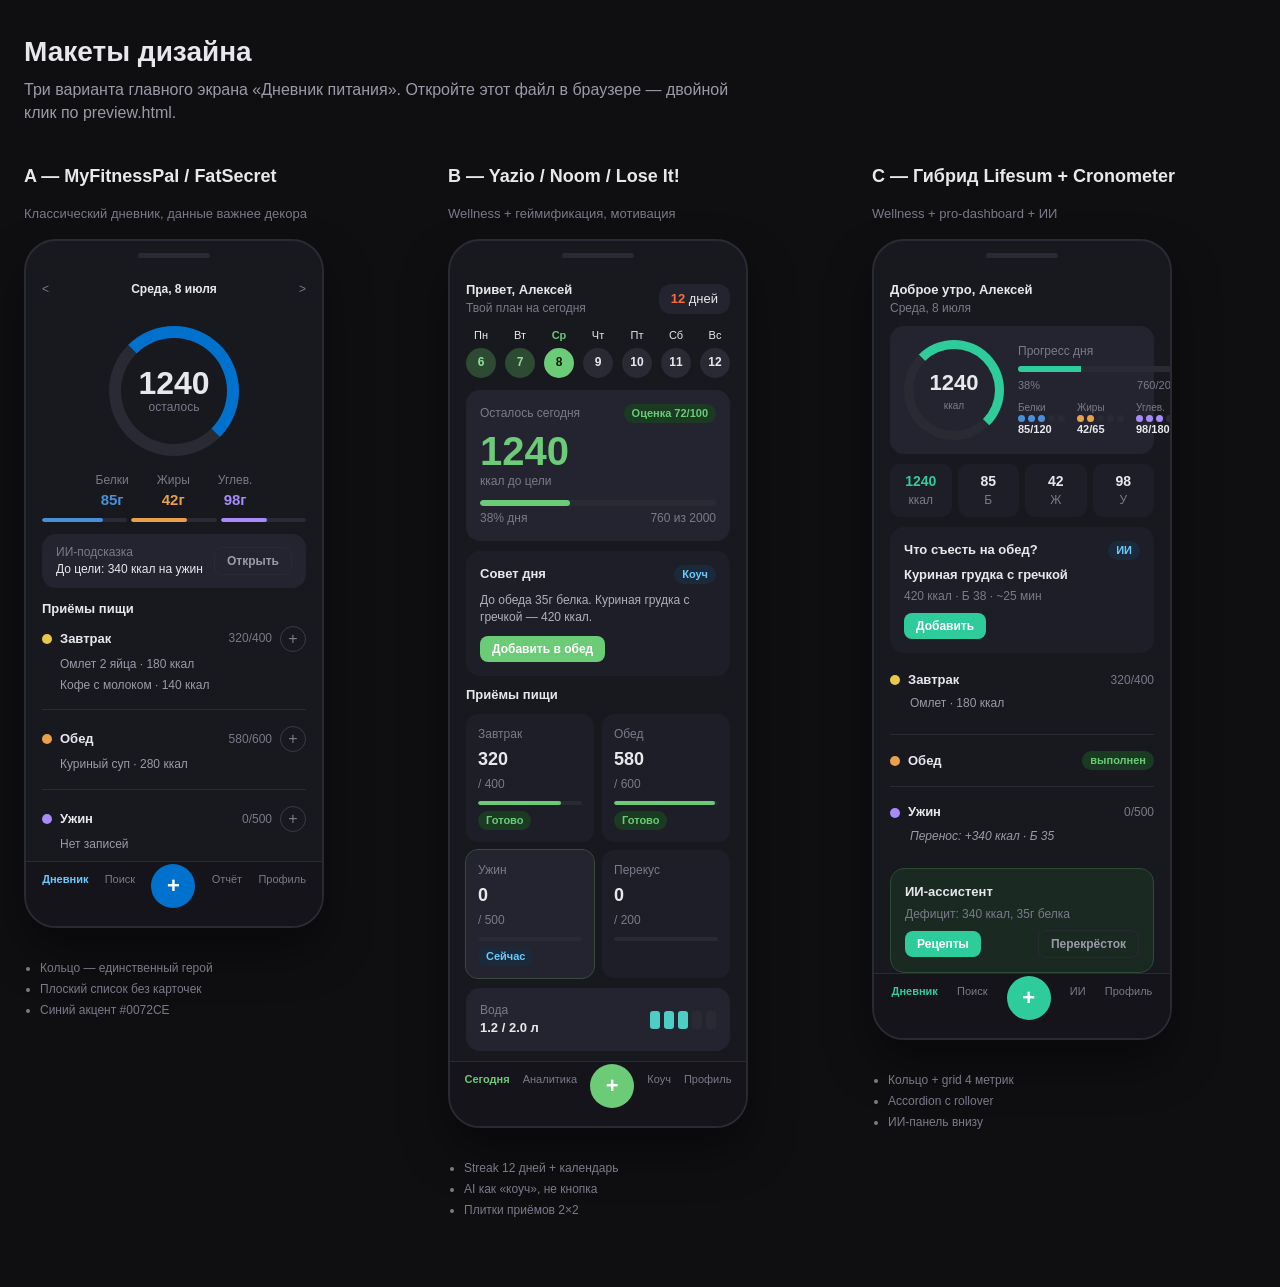
<file: design-mockups/preview.html>
<!DOCTYPE html>
<html lang="ru">
<head>
  <meta charset="UTF-8">
  <meta name="viewport" content="width=device-width, initial-scale=1.0">
  <title>Макеты дизайна — Подсчёт калорий</title>
  <style>
    * { box-sizing: border-box; margin: 0; padding: 0; }
    body {
      font-family: -apple-system, BlinkMacSystemFont, 'Segoe UI', Roboto, sans-serif;
      background: #0f0f12;
      color: #e8e8ec;
      padding: 32px 24px 64px;
      line-height: 1.4;
    }
    h1 { font-size: 28px; margin-bottom: 8px; }
    .subtitle { color: #9a9aa8; margin-bottom: 40px; max-width: 720px; }
    .grid {
      display: grid;
      grid-template-columns: repeat(auto-fit, minmax(300px, 1fr));
      gap: 40px;
      align-items: start;
    }
    .variant { display: flex; flex-direction: column; gap: 16px; }
    .variant h2 { font-size: 18px; }
    .variant .ref { font-size: 13px; color: #7a7a8a; }
    .phone {
      width: 300px;
      border-radius: 32px;
      border: 2px solid #2a2a34;
      background: #18181f;
      overflow: hidden;
      box-shadow: 0 24px 48px rgba(0,0,0,.4);
    }
    .notch {
      height: 28px;
      display: flex;
      align-items: center;
      justify-content: center;
    }
    .notch div { width: 72px; height: 5px; background: #2a2a34; border-radius: 3px; }
    .screen { padding: 12px 16px 0; min-height: 560px; font-size: 13px; }
    .nav {
      display: flex;
      justify-content: space-around;
      padding: 10px 8px 18px;
      border-top: 1px solid #2a2a34;
      background: #14141a;
      font-size: 11px;
      color: #7a7a8a;
    }
    .nav .fab {
      width: 44px; height: 44px; border-radius: 22px;
      display: flex; align-items: center; justify-content: center;
      font-size: 22px; font-weight: 700; color: #fff;
      margin-top: -8px;
    }
    .nav .active { color: #6bc9ff; font-weight: 600; }

    /* shared */
    .row { display: flex; align-items: center; justify-content: space-between; }
    .muted { color: #7a7a8a; font-size: 12px; }
    .divider { height: 1px; background: #2a2a34; margin: 8px 0; }
    .chip { display: inline-block; padding: 2px 8px; border-radius: 10px; font-size: 11px; font-weight: 600; }
    .btn { padding: 6px 12px; border-radius: 8px; font-size: 12px; font-weight: 600; border: none; cursor: default; }
    .btn-primary { background: #3b82f6; color: #fff; }
    .btn-ghost { background: transparent; color: #9a9aa8; border: 1px solid #2a2a34; }
    .card { background: #1e1e28; border-radius: 14px; padding: 14px; margin: 10px 0; }
    .card-filled { background: #242430; }

    /* A: MFP */
    .ring-wrap { display: flex; justify-content: center; padding: 16px 0 8px; }
    .ring {
      width: 130px; height: 130px; border-radius: 50%;
      border: 12px solid #2a2a34;
      border-top-color: #0072ce;
      border-right-color: #0072ce;
      display: flex; flex-direction: column; align-items: center; justify-content: center;
    }
    .ring .num { font-size: 32px; font-weight: 700; line-height: 1; }
    .macros-row { display: flex; justify-content: center; gap: 28px; margin: 8px 0; }
    .macro-col { text-align: center; }
    .macro-col .val { font-weight: 700; font-size: 15px; }
    .macro-col .b { color: #4a90d9; }
    .macro-col .f { color: #e8a04c; }
    .macro-col .c { color: #a78bfa; }
    .bars { display: flex; gap: 4px; margin-bottom: 12px; }
    .bars div { flex: 1; height: 4px; border-radius: 2px; background: #2a2a34; overflow: hidden; }
    .bars div span { display: block; height: 100%; border-radius: 2px; }
    .meal { padding: 8px 0; }
    .meal-head { display: flex; align-items: center; gap: 8px; }
    .dot { width: 10px; height: 10px; border-radius: 5px; flex-shrink: 0; }
    .meal-item { padding-left: 18px; color: #9a9aa8; font-size: 12px; margin-top: 4px; }
    .plus-btn { width: 26px; height: 26px; border-radius: 13px; border: 1px solid #3a3a48; display: flex; align-items: center; justify-content: center; color: #7a7a8a; font-size: 16px; }

    /* B: Yazio */
    .streak { background: #242430; padding: 6px 12px; border-radius: 12px; }
    .streak span { color: #ff6b35; font-weight: 700; }
    .week { display: flex; justify-content: space-between; margin: 12px 0; font-size: 11px; }
    .day { text-align: center; }
    .day-circle { width: 30px; height: 30px; border-radius: 15px; background: #2a2a34; margin: 4px auto 0; display: flex; align-items: center; justify-content: center; font-weight: 600; font-size: 12px; }
    .day-circle.today { background: #6bcb77; color: #0a1a0c; border: 2px solid #6bcb77; }
    .day-circle.done { background: #2d4a32; color: #8fdf96; }
    .big-kcal { font-size: 40px; font-weight: 800; color: #6bcb77; line-height: 1; }
    .tiles { display: grid; grid-template-columns: 1fr 1fr; gap: 8px; margin: 10px 0; }
    .tile { background: #1e1e28; border-radius: 12px; padding: 12px; }
    .tile.current { background: #242430; outline: 1px solid #3a4a3c; }
    .tile .bar { height: 4px; background: #2a2a34; border-radius: 2px; margin-top: 8px; overflow: hidden; }
    .tile .bar span { display: block; height: 100%; border-radius: 2px; }
    .water { display: flex; gap: 4px; }
    .water div { width: 10px; height: 18px; border-radius: 3px; background: #2a2a34; }
    .water div.on { background: #4ecdc4; }

    /* C: Hybrid */
    .hero { display: flex; gap: 14px; align-items: center; }
    .ring-sm {
      width: 100px; height: 100px; border-radius: 50%; flex-shrink: 0;
      border: 9px solid #2a2a34;
      border-top-color: #2ecc9a; border-right-color: #2ecc9a;
      display: flex; flex-direction: column; align-items: center; justify-content: center;
    }
    .ring-sm .num { font-size: 22px; font-weight: 700; }
    .dots { display: flex; gap: 3px; }
    .dots span { width: 7px; height: 7px; border-radius: 4px; background: #2a2a34; }
    .dots span.on { background: #4a90d9; }
    .grid4 { display: grid; grid-template-columns: repeat(4,1fr); gap: 6px; text-align: center; margin: 10px 0; }
    .grid4 .g { background: #1e1e28; border-radius: 10px; padding: 8px 4px; }
    .grid4 .gv { font-weight: 700; font-size: 14px; }
    .accordion { padding: 8px 0; }
    .acc-head { display: flex; align-items: center; gap: 8px; cursor: default; }
    .acc-body { padding: 6px 0 6px 20px; color: #9a9aa8; font-size: 12px; }
    .ai-panel { background: #1a2a22; border: 1px solid #2a4a34; border-radius: 14px; padding: 14px; margin-top: 10px; }

    .notes { margin-top: 12px; font-size: 12px; color: #7a7a8a; max-width: 300px; }
    .notes li { margin: 4px 0 4px 16px; }
  </style>
</head>
<body>
  <h1>Макеты дизайна</h1>
  <p class="subtitle">Три варианта главного экрана «Дневник питания». Откройте этот файл в браузере — двойной клик по preview.html.</p>

  <div class="grid">
    <!-- A: MFP -->
    <div class="variant">
      <h2>A — MyFitnessPal / FatSecret</h2>
      <p class="ref">Классический дневник, данные важнее декора</p>
      <div class="phone">
        <div class="notch"><div></div></div>
        <div class="screen">
          <div class="row muted" style="margin-bottom:12px">
            <span>&lt;</span><span style="font-weight:600;color:#e8e8ec">Среда, 8 июля</span><span>&gt;</span>
          </div>
          <div class="ring-wrap">
            <div class="ring">
              <div class="num">1240</div>
              <div class="muted">осталось</div>
            </div>
          </div>
          <div class="macros-row">
            <div class="macro-col"><div class="muted">Белки</div><div class="val b">85г</div></div>
            <div class="macro-col"><div class="muted">Жиры</div><div class="val f">42г</div></div>
            <div class="macro-col"><div class="muted">Углев.</div><div class="val c">98г</div></div>
          </div>
          <div class="bars">
            <div><span style="width:71%;background:#4a90d9"></span></div>
            <div><span style="width:65%;background:#e8a04c"></span></div>
            <div><span style="width:54%;background:#a78bfa"></span></div>
          </div>
          <div class="card card-filled" style="padding:10px 14px">
            <div class="row"><div><div class="muted">ИИ-подсказка</div><div style="font-size:12px">До цели: 340 ккал на ужин</div></div><button class="btn btn-ghost">Открыть</button></div>
          </div>
          <div style="margin-top:12px;font-weight:600">Приёмы пищи</div>
          <div class="meal">
            <div class="meal-head"><div class="dot" style="background:#e8c84c"></div><span style="flex:1;font-weight:600">Завтрак</span><span class="muted">320/400</span><div class="plus-btn">+</div></div>
            <div class="meal-item">Омлет 2 яйца · 180 ккал</div>
            <div class="meal-item">Кофе с молоком · 140 ккал</div>
          </div>
          <div class="divider"></div>
          <div class="meal">
            <div class="meal-head"><div class="dot" style="background:#e8a04c"></div><span style="flex:1;font-weight:600">Обед</span><span class="muted">580/600</span><div class="plus-btn">+</div></div>
            <div class="meal-item">Куриный суп · 280 ккал</div>
          </div>
          <div class="divider"></div>
          <div class="meal">
            <div class="meal-head"><div class="dot" style="background:#a78bfa"></div><span style="flex:1;font-weight:600">Ужин</span><span class="muted">0/500</span><div class="plus-btn">+</div></div>
            <div class="meal-item">Нет записей</div>
          </div>
        </div>
        <div class="nav">
          <span class="active">Дневник</span><span>Поиск</span>
          <div class="fab" style="background:#0072ce">+</div>
          <span>Отчёт</span><span>Профиль</span>
        </div>
      </div>
      <ul class="notes">
        <li>Кольцо — единственный герой</li>
        <li>Плоский список без карточек</li>
        <li>Синий акцент #0072CE</li>
      </ul>
    </div>

    <!-- B: Yazio -->
    <div class="variant">
      <h2>B — Yazio / Noom / Lose It!</h2>
      <p class="ref">Wellness + геймификация, мотивация</p>
      <div class="phone">
        <div class="notch"><div></div></div>
        <div class="screen">
          <div class="row">
            <div><div style="font-weight:600">Привет, Алексей</div><div class="muted">Твой план на сегодня</div></div>
            <div class="streak"><span>12</span> дней</div>
          </div>
          <div class="week">
            <div class="day"><div>Пн</div><div class="day-circle done">6</div></div>
            <div class="day"><div>Вт</div><div class="day-circle done">7</div></div>
            <div class="day"><div style="color:#6bcb77;font-weight:600">Ср</div><div class="day-circle today">8</div></div>
            <div class="day"><div>Чт</div><div class="day-circle">9</div></div>
            <div class="day"><div>Пт</div><div class="day-circle">10</div></div>
            <div class="day"><div>Сб</div><div class="day-circle">11</div></div>
            <div class="day"><div>Вс</div><div class="day-circle">12</div></div>
          </div>
          <div class="card card-filled">
            <div class="row"><span class="muted">Осталось сегодня</span><span class="chip" style="background:#1a3a22;color:#6bcb77">Оценка 72/100</span></div>
            <div class="big-kcal" style="margin:8px 0 2px">1240</div>
            <div class="muted">ккал до цели</div>
            <div style="margin-top:10px;height:6px;background:#2a2a34;border-radius:3px;overflow:hidden"><div style="width:38%;height:100%;background:#6bcb77;border-radius:3px"></div></div>
            <div class="row muted" style="margin-top:4px"><span>38% дня</span><span>760 из 2000</span></div>
          </div>
          <div class="card">
            <div class="row" style="margin-bottom:8px"><span style="font-weight:600">Совет дня</span><span class="chip" style="background:#1a2a3a;color:#6bc9ff">Коуч</span></div>
            <div style="font-size:12px;color:#b0b0bc;margin-bottom:10px">До обеда 35г белка. Куриная грудка с гречкой — 420 ккал.</div>
            <button class="btn btn-primary" style="background:#6bcb77">Добавить в обед</button>
          </div>
          <div style="font-weight:600;margin:10px 0 6px">Приёмы пищи</div>
          <div class="tiles">
            <div class="tile"><div class="muted">Завтрак</div><div style="font-size:18px;font-weight:700;margin:4px 0">320</div><div class="muted">/ 400</div><div class="bar"><span style="width:80%;background:#6bcb77"></span></div><span class="chip" style="background:#1a3a22;color:#6bcb77;margin-top:6px">Готово</span></div>
            <div class="tile"><div class="muted">Обед</div><div style="font-size:18px;font-weight:700;margin:4px 0">580</div><div class="muted">/ 600</div><div class="bar"><span style="width:97%;background:#6bcb77"></span></div><span class="chip" style="background:#1a3a22;color:#6bcb77;margin-top:6px">Готово</span></div>
            <div class="tile current"><div class="muted">Ужин</div><div style="font-size:18px;font-weight:700;margin:4px 0">0</div><div class="muted">/ 500</div><div class="bar"><span style="width:0%"></span></div><span class="chip" style="background:#1a2a3a;color:#6bc9ff;margin-top:6px">Сейчас</span></div>
            <div class="tile"><div class="muted">Перекус</div><div style="font-size:18px;font-weight:700;margin:4px 0">0</div><div class="muted">/ 200</div><div class="bar"><span style="width:0%"></span></div></div>
          </div>
          <div class="card card-filled">
            <div class="row"><div><div class="muted">Вода</div><div style="font-weight:600">1.2 / 2.0 л</div></div><div class="water"><div class="on"></div><div class="on"></div><div class="on"></div><div></div><div></div></div></div>
          </div>
        </div>
        <div class="nav">
          <span class="active" style="color:#6bcb77">Сегодня</span><span>Аналитика</span>
          <div class="fab" style="background:#6bcb77">+</div>
          <span>Коуч</span><span>Профиль</span>
        </div>
      </div>
      <ul class="notes">
        <li>Streak 12 дней + календарь</li>
        <li>AI как «коуч», не кнопка</li>
        <li>Плитки приёмов 2×2</li>
      </ul>
    </div>

    <!-- C: Hybrid -->
    <div class="variant">
      <h2>C — Гибрид Lifesum + Cronometer</h2>
      <p class="ref">Wellness + pro-dashboard + ИИ</p>
      <div class="phone">
        <div class="notch"><div></div></div>
        <div class="screen">
          <div class="row" style="margin-bottom:10px">
            <div><div style="font-weight:600">Доброе утро, Алексей</div><div class="muted">Среда, 8 июля</div></div>
          </div>
          <div class="card card-filled hero">
            <div class="ring-sm"><div class="num">1240</div><div class="muted" style="font-size:10px">ккал</div></div>
            <div style="flex:1">
              <div class="muted">Прогресс дня</div>
              <div style="margin:6px 0;height:6px;background:#2a2a34;border-radius:3px;overflow:hidden"><div style="width:38%;height:100%;background:#2ecc9a"></div></div>
              <div class="row muted" style="font-size:11px"><span>38%</span><span>760/2000</span></div>
              <div class="row" style="margin-top:8px;gap:12px">
                <div><div class="muted" style="font-size:10px">Белки</div><div class="dots"><span class="on"></span><span class="on"></span><span class="on"></span><span></span><span></span></div><div style="font-size:11px;font-weight:600">85/120</div></div>
                <div><div class="muted" style="font-size:10px">Жиры</div><div class="dots"><span class="on" style="background:#e8a04c"></span><span class="on" style="background:#e8a04c"></span><span></span><span></span><span></span></div><div style="font-size:11px;font-weight:600">42/65</div></div>
                <div><div class="muted" style="font-size:10px">Углев.</div><div class="dots"><span class="on" style="background:#a78bfa"></span><span class="on" style="background:#a78bfa"></span><span class="on" style="background:#a78bfa"></span><span></span><span></span></div><div style="font-size:11px;font-weight:600">98/180</div></div>
              </div>
            </div>
          </div>
          <div class="grid4">
            <div class="g"><div class="gv" style="color:#2ecc9a">1240</div><div class="muted">ккал</div></div>
            <div class="g"><div class="gv">85</div><div class="muted">Б</div></div>
            <div class="g"><div class="gv">42</div><div class="muted">Ж</div></div>
            <div class="g"><div class="gv">98</div><div class="muted">У</div></div>
          </div>
          <div class="card">
            <div class="row" style="margin-bottom:6px"><span style="font-weight:600">Что съесть на обед?</span><span class="chip" style="background:#1a2a3a;color:#6bc9ff">ИИ</span></div>
            <div style="font-weight:600;font-size:13px">Куриная грудка с гречкой</div>
            <div class="muted" style="margin:4px 0 8px">420 ккал · Б 38 · ~25 мин</div>
            <button class="btn btn-primary" style="background:#2ecc9a">Добавить</button>
          </div>
          <div class="accordion">
            <div class="acc-head"><div class="dot" style="background:#e8c84c"></div><span style="flex:1;font-weight:600">Завтрак</span><span class="muted">320/400</span></div>
            <div class="acc-body">Омлет · 180 ккал</div>
          </div>
          <div class="divider"></div>
          <div class="accordion">
            <div class="acc-head"><div class="dot" style="background:#e8a04c"></div><span style="flex:1;font-weight:600">Обед</span><span class="chip" style="background:#1a3a22;color:#6bcb77">выполнен</span></div>
          </div>
          <div class="divider"></div>
          <div class="accordion">
            <div class="acc-head"><div class="dot" style="background:#a78bfa"></div><span style="flex:1;font-weight:600">Ужин</span><span class="muted">0/500</span></div>
            <div class="acc-body" style="font-style:italic">Перенос: +340 ккал · Б 35</div>
          </div>
          <div class="ai-panel">
            <div style="font-weight:600;margin-bottom:4px">ИИ-ассистент</div>
            <div class="muted" style="margin-bottom:8px">Дефицит: 340 ккал, 35г белка</div>
            <div class="row" style="gap:8px"><button class="btn btn-primary" style="background:#2ecc9a">Рецепты</button><button class="btn btn-ghost">Перекрёсток</button></div>
          </div>
        </div>
        <div class="nav">
          <span class="active" style="color:#2ecc9a">Дневник</span><span>Поиск</span>
          <div class="fab" style="background:#2ecc9a">+</div>
          <span>ИИ</span><span>Профиль</span>
        </div>
      </div>
      <ul class="notes">
        <li>Кольцо + grid 4 метрик</li>
        <li>Accordion с rollover</li>
        <li>ИИ-панель внизу</li>
      </ul>
    </div>
  </div>
</body>
</html>
</file>
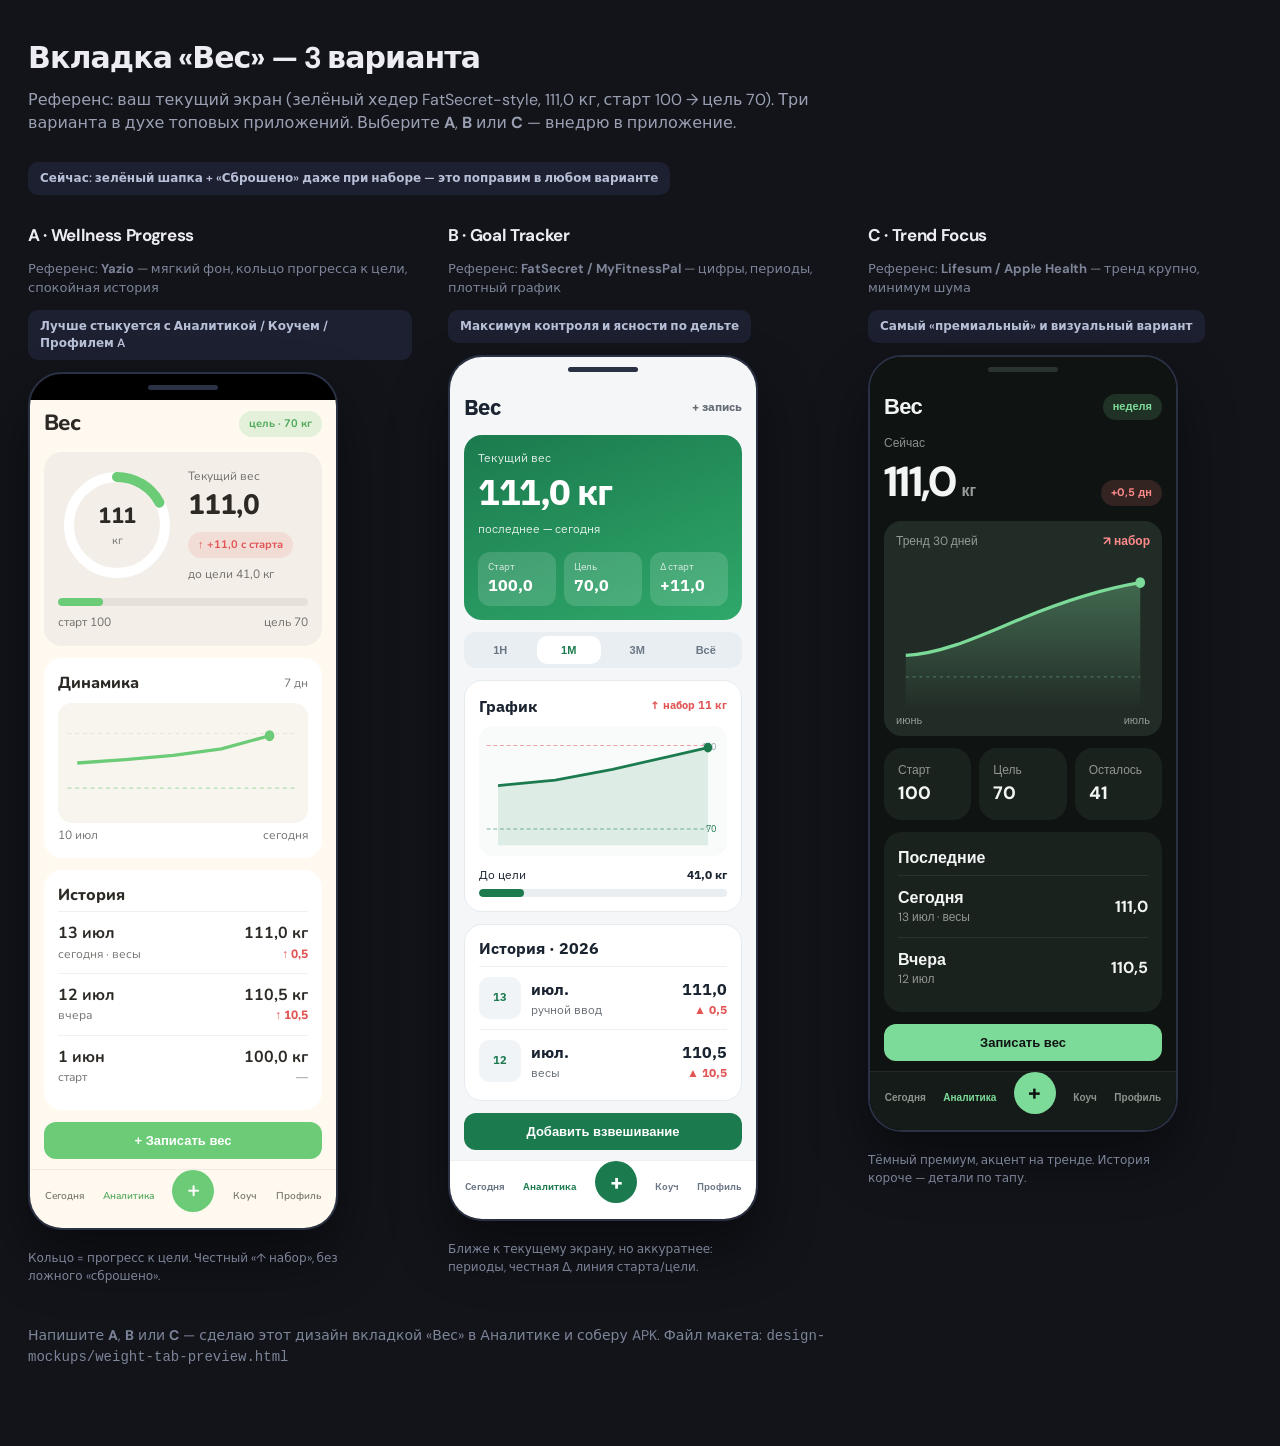
<file: design-mockups/weight-tab-preview.html>
<!DOCTYPE html>
<html lang="ru">
<head>
  <meta charset="UTF-8">
  <meta name="viewport" content="width=device-width, initial-scale=1.0">
  <title>Вкладка Вес — 3 дизайна</title>
  <link rel="preconnect" href="https://fonts.googleapis.com">
  <link rel="preconnect" href="https://fonts.gstatic.com" crossorigin>
  <link href="https://fonts.googleapis.com/css2?family=Nunito:wght@500;600;700;800&family=DM+Sans:wght@500;600;700;800&family=IBM+Plex+Sans:wght@400;500;600;700&display=swap" rel="stylesheet">
  <style>
    * { box-sizing: border-box; margin: 0; padding: 0; }
    body {
      font-family: 'DM Sans', system-ui, sans-serif;
      background: #12141a;
      color: #ececf2;
      padding: 36px 28px 80px;
      line-height: 1.45;
    }
    h1 { font-size: 30px; letter-spacing: -0.03em; margin-bottom: 8px; }
    .lead { color: #9aa0b2; max-width: 860px; margin-bottom: 28px; }
    .now {
      display: inline-flex; gap: 8px; align-items: center;
      padding: 8px 12px; border-radius: 10px; background: #1c2030;
      color: #b8c0d8; font-size: 12px; font-weight: 600; margin-bottom: 28px;
    }
    .grid {
      display: grid;
      grid-template-columns: repeat(auto-fit, minmax(320px, 1fr));
      gap: 36px;
      align-items: start;
    }
    .variant { display: flex; flex-direction: column; gap: 12px; }
    .variant h2 { font-size: 17px; letter-spacing: -0.02em; }
    .ref { font-size: 13px; color: #7d8498; }
    .pick {
      display: inline-flex; align-items: center; gap: 8px;
      padding: 8px 12px; border-radius: 10px;
      background: #1c2030; color: #b8c0d8; font-size: 12px; font-weight: 600;
      width: fit-content;
    }
    .phone {
      width: 310px; border-radius: 34px; border: 2px solid #2a3144;
      overflow: hidden; box-shadow: 0 28px 56px rgba(0,0,0,.45);
      background: #000;
    }
    .notch {
      height: 26px; display: flex; align-items: center; justify-content: center;
    }
    .notch span { width: 70px; height: 5px; border-radius: 3px; background: #2a3144; }
    .screen { min-height: 640px; padding: 8px 14px 0; position: relative; }
    .nav {
      display: flex; justify-content: space-around; align-items: center;
      padding: 10px 6px 16px; border-top: 1px solid rgba(0,0,0,.06);
      font-size: 10px; font-weight: 600;
    }
    .nav .fab {
      width: 42px; height: 42px; border-radius: 21px; color: #fff;
      display: flex; align-items: center; justify-content: center;
      font-size: 22px; margin-top: -10px; font-weight: 700;
    }
    .head { display: flex; justify-content: space-between; align-items: center; margin-bottom: 12px; }
    .head h3 { font-size: 22px; font-weight: 800; letter-spacing: -0.03em; }
    .muted { opacity: .65; font-size: 12px; }
    .card { border-radius: 18px; padding: 14px; margin-bottom: 12px; }
    .row { display: flex; align-items: center; justify-content: space-between; }
    .chip {
      display: inline-flex; align-items: center; gap: 4px;
      padding: 5px 10px; border-radius: 999px; font-size: 11px; font-weight: 700;
    }
    .btn {
      display: inline-flex; align-items: center; justify-content: center;
      padding: 11px 14px; border-radius: 12px; font-size: 13px; font-weight: 700;
      border: none; width: 100%;
    }
    .seg { display: flex; gap: 4px; padding: 4px; border-radius: 12px; margin-bottom: 12px; }
    .seg button {
      flex: 1; border: none; border-radius: 10px; padding: 8px 6px;
      font-size: 11px; font-weight: 700; cursor: default;
    }
    .chart {
      height: 120px; border-radius: 14px; position: relative; overflow: hidden;
      margin: 8px 0 4px;
    }
    .chart svg { width: 100%; height: 100%; display: block; }
    .hist-item {
      display: flex; align-items: center; gap: 10px;
      padding: 10px 0; border-top: 1px solid rgba(0,0,0,.06);
    }
    .hist-item:first-child { border-top: 0; }
    .delta-up { color: #E25555; font-weight: 800; font-size: 12px; }
    .delta-dn { color: #4FA85A; font-weight: 800; font-size: 12px; }
    .progress {
      height: 8px; border-radius: 999px; background: rgba(0,0,0,.06); overflow: hidden;
    }
    .progress > span { display: block; height: 100%; border-radius: 999px; }
    .ring-wrap {
      width: 118px; height: 118px; position: relative;
      display: flex; align-items: center; justify-content: center;
    }
    .ring-wrap svg { position: absolute; inset: 0; }
    .note { font-size: 12px; color: #7d8498; margin-top: 8px; max-width: 310px; }

    /* A Yazio */
    .a .screen, .a .nav { background: #FFF9F0; color: #2D2A26; font-family: Nunito, sans-serif; }
    .a .nav { color: #7A756C; }
    .a .nav .active { color: #4FA85A; }
    .a .nav .fab { background: #6BCB77; }
    .a .card { background: #fff; }
    .a .soft { background: #F3EFE8; }
    .a .chip.g { background: rgba(107,203,119,.18); color: #4FA85A; }
    .a .chip.r { background: rgba(226,85,85,.12); color: #E25555; }
    .a .btn.primary { background: #6BCB77; color: #fff; }

    /* B FatSecret / MFP */
    .b .screen, .b .nav { background: #F4F6F8; color: #1A2330; font-family: 'IBM Plex Sans', sans-serif; }
    .b .nav { background: #fff; color: #6B7785; }
    .b .nav .active { color: #1B7A4E; }
    .b .nav .fab { background: #1B7A4E; }
    .b .hero {
      background: linear-gradient(160deg, #1B7A4E, #2FA86A);
      color: #fff; border-radius: 18px; padding: 14px; margin-bottom: 12px;
    }
    .b .card { background: #fff; border: 1px solid #E6EBEF; }
    .b .btn.primary { background: #1B7A4E; color: #fff; }
    .b .seg { background: #E8EEF2; }
    .b .seg .on { background: #fff; color: #1B7A4E; }
    .b .seg .off { background: transparent; color: #6B7785; }

    /* C Lifesum / Health */
    .c .screen, .c .nav { background: #0F1412; color: #F2F5F3; font-family: 'DM Sans', sans-serif; }
    .c .nav { background: #151B18; color: #8A968E; border-top-color: #222A26; }
    .c .nav .active { color: #7DDB9A; }
    .c .nav .fab { background: #7DDB9A; color: #0F1412; }
    .c .card { background: #1A221E; }
    .c .soft { background: #222C27; }
    .c .chip.g { background: rgba(125,219,154,.15); color: #7DDB9A; }
    .c .chip.r { background: rgba(255,120,120,.15); color: #FF8A8A; }
    .c .btn.primary { background: #7DDB9A; color: #0F1412; }
    .c .muted { opacity: .55; }
  </style>
</head>
<body>
  <h1>Вкладка «Вес» — 3 варианта</h1>
  <p class="lead">
    Референс: ваш текущий экран (зелёный хедер FatSecret-style, 111,0 кг, старт 100 → цель 70).
    Три варианта в духе топовых приложений. Выберите <b>A</b>, <b>B</b> или <b>C</b> — внедрю в приложение.
  </p>
  <div class="now">Сейчас: зелёный шапка + «Сброшено» даже при наборе — это поправим в любом варианте</div>

  <div class="grid">
    <!-- ========== A Yazio ========== -->
    <section class="variant a">
      <h2>A · Wellness Progress</h2>
      <p class="ref">Референс: <b>Yazio</b> — мягкий фон, кольцо прогресса к цели, спокойная история</p>
      <div class="pick">Лучше стыкуется с Аналитикой / Коучем / Профилем A</div>
      <div class="phone">
        <div class="notch"><span></span></div>
        <div class="screen">
          <div class="head">
            <h3>Вес</h3>
            <span class="chip g">цель · 70 кг</span>
          </div>

          <div class="card soft">
            <div class="row" style="align-items:center;gap:12px">
              <div class="ring-wrap">
                <svg viewBox="0 0 118 118">
                  <circle cx="59" cy="59" r="48" fill="none" stroke="#fff" stroke-width="10"/>
                  <circle cx="59" cy="59" r="48" fill="none" stroke="#6BCB77" stroke-width="10"
                    stroke-linecap="round" stroke-dasharray="302" stroke-dashoffset="250"
                    transform="rotate(-90 59 59)"/>
                </svg>
                <div style="text-align:center;z-index:1">
                  <div style="font-size:22px;font-weight:800;letter-spacing:-.03em">111</div>
                  <div class="muted" style="font-size:11px">кг</div>
                </div>
              </div>
              <div style="flex:1">
                <div class="muted">Текущий вес</div>
                <div style="font-size:28px;font-weight:800;letter-spacing:-.03em">111,0</div>
                <div style="margin-top:6px" class="chip r">↑ +11,0 с старта</div>
                <div class="muted" style="margin-top:8px">до цели 41,0 кг</div>
              </div>
            </div>
            <div class="progress" style="margin-top:14px"><span style="width:18%;background:#6BCB77"></span></div>
            <div class="row" style="margin-top:8px;font-size:11px">
              <span class="muted">старт 100</span>
              <span class="muted">цель 70</span>
            </div>
          </div>

          <div class="card">
            <div class="row" style="margin-bottom:6px">
              <div style="font-weight:800">Динамика</div>
              <span class="muted">7 дн</span>
            </div>
            <div class="chart" style="background:#F8F5EF">
              <svg viewBox="0 0 260 110" preserveAspectRatio="none">
                <line x1="10" y1="28" x2="250" y2="28" stroke="#E8E2D8" stroke-dasharray="4 4"/>
                <line x1="10" y1="78" x2="250" y2="78" stroke="#6BCB77" stroke-dasharray="4 4" opacity=".5"/>
                <polyline fill="none" stroke="#6BCB77" stroke-width="3" stroke-linejoin="round"
                  points="20,55 70,52 120,48 170,42 220,30"/>
                <circle cx="220" cy="30" r="5" fill="#6BCB77"/>
              </svg>
            </div>
            <div class="row muted"><span>10 июл</span><span>сегодня</span></div>
          </div>

          <div class="card">
            <div style="font-weight:800;margin-bottom:4px">История</div>
            <div class="hist-item">
              <div style="flex:1"><b>13 июл</b><div class="muted">сегодня · весы</div></div>
              <div style="text-align:right"><b>111,0 кг</b><div class="delta-up">↑ 0,5</div></div>
            </div>
            <div class="hist-item">
              <div style="flex:1"><b>12 июл</b><div class="muted">вчера</div></div>
              <div style="text-align:right"><b>110,5 кг</b><div class="delta-up">↑ 10,5</div></div>
            </div>
            <div class="hist-item">
              <div style="flex:1"><b>1 июн</b><div class="muted">старт</div></div>
              <div style="text-align:right"><b>100,0 кг</b><div class="muted">—</div></div>
            </div>
          </div>
          <button class="btn primary" style="margin-bottom:10px">+ Записать вес</button>
        </div>
        <div class="nav">
          <span>Сегодня</span><span class="active">Аналитика</span><span class="fab">+</span>
          <span>Коуч</span><span>Профиль</span>
        </div>
      </div>
      <p class="note">Кольцо = прогресс к цели. Честный «↑ набор», без ложного «сброшено».</p>
    </section>

    <!-- ========== B FatSecret / MFP ========== -->
    <section class="variant b">
      <h2>B · Goal Tracker</h2>
      <p class="ref">Референс: <b>FatSecret / MyFitnessPal</b> — цифры, периоды, плотный график</p>
      <div class="pick">Максимум контроля и ясности по дельте</div>
      <div class="phone">
        <div class="notch" style="background:#F4F6F8"><span></span></div>
        <div class="screen">
          <div class="head">
            <h3>Вес</h3>
            <span class="muted" style="font-weight:700">+ запись</span>
          </div>

          <div class="hero">
            <div style="font-size:12px;opacity:.85">Текущий вес</div>
            <div style="font-size:36px;font-weight:800;letter-spacing:-.04em">111,0 кг</div>
            <div style="font-size:12px;opacity:.85;margin-top:2px">последнее — сегодня</div>
            <div class="row" style="margin-top:14px;gap:8px">
              <div style="flex:1;background:rgba(255,255,255,.14);border-radius:12px;padding:8px 10px">
                <div style="font-size:10px;opacity:.8">Старт</div>
                <div style="font-weight:800">100,0</div>
              </div>
              <div style="flex:1;background:rgba(255,255,255,.14);border-radius:12px;padding:8px 10px">
                <div style="font-size:10px;opacity:.8">Цель</div>
                <div style="font-weight:800">70,0</div>
              </div>
              <div style="flex:1;background:rgba(255,255,255,.14);border-radius:12px;padding:8px 10px">
                <div style="font-size:10px;opacity:.8">Δ старт</div>
                <div style="font-weight:800">+11,0</div>
              </div>
            </div>
          </div>

          <div class="seg">
            <button class="off">1Н</button>
            <button class="on">1М</button>
            <button class="off">3М</button>
            <button class="off">Всё</button>
          </div>

          <div class="card">
            <div class="row" style="margin-bottom:8px">
              <b>График</b>
              <span style="font-size:11px;color:#E25555;font-weight:700">↑ набор 11 кг</span>
            </div>
            <div class="chart" style="background:#F8FBFA;height:130px">
              <svg viewBox="0 0 260 120" preserveAspectRatio="none">
                <text x="248" y="22" font-size="9" fill="#9AA5B0" text-anchor="end">100</text>
                <text x="248" y="98" font-size="9" fill="#1B7A4E" text-anchor="end">70</text>
                <line x1="8" y1="18" x2="240" y2="18" stroke="#E25555" stroke-dasharray="4 3" opacity=".55"/>
                <line x1="8" y1="95" x2="240" y2="95" stroke="#1B7A4E" stroke-dasharray="4 3" opacity=".55"/>
                <polyline fill="rgba(27,122,78,.12)" stroke="none"
                  points="20,55 80,50 140,40 200,28 240,20 240,110 20,110"/>
                <polyline fill="none" stroke="#1B7A4E" stroke-width="2.5"
                  points="20,55 80,50 140,40 200,28 240,20"/>
                <circle cx="240" cy="20" r="4.5" fill="#1B7A4E"/>
              </svg>
            </div>
            <div class="row" style="margin-top:10px;font-size:12px">
              <span>До цели</span><b>41,0 кг</b>
            </div>
            <div class="progress" style="margin-top:6px;background:#E8EEF2">
              <span style="width:18%;background:#1B7A4E"></span>
            </div>
          </div>

          <div class="card" style="padding-top:8px;padding-bottom:8px">
            <div style="font-weight:700;padding:4px 0 6px">История · 2026</div>
            <div class="hist-item">
              <div style="width:42px;height:42px;border-radius:10px;background:#F0F4F7;display:flex;align-items:center;justify-content:center;font-weight:800;font-size:11px;color:#1B7A4E">13</div>
              <div style="flex:1"><b>июл.</b><div class="muted">ручной ввод</div></div>
              <div style="text-align:right"><b>111,0</b><div class="delta-up">▲ 0,5</div></div>
            </div>
            <div class="hist-item">
              <div style="width:42px;height:42px;border-radius:10px;background:#F0F4F7;display:flex;align-items:center;justify-content:center;font-weight:800;font-size:11px;color:#1B7A4E">12</div>
              <div style="flex:1"><b>июл.</b><div class="muted">весы</div></div>
              <div style="text-align:right"><b>110,5</b><div class="delta-up">▲ 10,5</div></div>
            </div>
          </div>
          <button class="btn primary" style="margin-bottom:10px">Добавить взвешивание</button>
        </div>
        <div class="nav">
          <span>Сегодня</span><span class="active">Аналитика</span><span class="fab">+</span>
          <span>Коуч</span><span>Профиль</span>
        </div>
      </div>
      <p class="note">Ближе к текущему экрану, но аккуратнее: периоды, честная Δ, линия старта/цели.</p>
    </section>

    <!-- ========== C Lifesum / Health ========== -->
    <section class="variant c">
      <h2>C · Trend Focus</h2>
      <p class="ref">Референс: <b>Lifesum / Apple Health</b> — тренд крупно, минимум шума</p>
      <div class="pick">Самый «премиальный» и визуальный вариант</div>
      <div class="phone">
        <div class="notch" style="background:#0F1412"><span style="background:#2A3330"></span></div>
        <div class="screen">
          <div class="head">
            <h3>Вес</h3>
            <span class="chip g">неделя</span>
          </div>

          <div style="margin-bottom:8px">
            <div class="muted">Сейчас</div>
            <div class="row" style="align-items:baseline">
              <div style="font-size:42px;font-weight:800;letter-spacing:-.04em">111,0</div>
              <div style="margin-left:6px;opacity:.6;font-weight:700">кг</div>
              <div style="margin-left:auto" class="chip r">+0,5 дн</div>
            </div>
          </div>

          <div class="card soft" style="padding:12px 12px 8px">
            <div class="row" style="margin-bottom:4px">
              <span class="muted">Тренд 30 дней</span>
              <span style="font-size:12px;font-weight:700;color:#FF8A8A">↗ набор</span>
            </div>
            <div class="chart" style="height:150px;background:transparent">
              <svg viewBox="0 0 260 140" preserveAspectRatio="none">
                <defs>
                  <linearGradient id="g" x1="0" y1="0" x2="0" y2="1">
                    <stop offset="0%" stop-color="#7DDB9A" stop-opacity=".35"/>
                    <stop offset="100%" stop-color="#7DDB9A" stop-opacity="0"/>
                  </linearGradient>
                </defs>
                <path d="M10,90 C50,88 90,70 130,55 C170,40 210,28 250,22 L250,140 L10,140 Z" fill="url(#g)"/>
                <path d="M10,90 C50,88 90,70 130,55 C170,40 210,28 250,22" fill="none" stroke="#7DDB9A" stroke-width="3"/>
                <circle cx="250" cy="22" r="5" fill="#7DDB9A"/>
                <line x1="10" y1="110" x2="250" y2="110" stroke="#7DDB9A" stroke-dasharray="3 4" opacity=".35"/>
              </svg>
            </div>
            <div class="row muted" style="font-size:11px"><span>июнь</span><span>июль</span></div>
          </div>

          <div class="row" style="gap:8px;margin-bottom:12px">
            <div class="card" style="flex:1;margin:0">
              <div class="muted">Старт</div>
              <div style="font-weight:800;font-size:18px">100</div>
            </div>
            <div class="card" style="flex:1;margin:0">
              <div class="muted">Цель</div>
              <div style="font-weight:800;font-size:18px">70</div>
            </div>
            <div class="card" style="flex:1;margin:0">
              <div class="muted">Осталось</div>
              <div style="font-weight:800;font-size:18px">41</div>
            </div>
          </div>

          <div class="card">
            <div style="font-weight:800;margin-bottom:6px">Последние</div>
            <div class="hist-item" style="border-color:#2A3330">
              <div style="flex:1"><b>Сегодня</b><div class="muted">13 июл · весы</div></div>
              <b>111,0</b>
            </div>
            <div class="hist-item" style="border-color:#2A3330">
              <div style="flex:1"><b>Вчера</b><div class="muted">12 июл</div></div>
              <b>110,5</b>
            </div>
          </div>
          <button class="btn primary" style="margin-bottom:10px">Записать вес</button>
        </div>
        <div class="nav">
          <span>Сегодня</span><span class="active">Аналитика</span><span class="fab">+</span>
          <span>Коуч</span><span>Профиль</span>
        </div>
      </div>
      <p class="note">Тёмный премиум, акцент на тренде. История короче — детали по тапу.</p>
    </section>
  </div>

  <p style="margin-top:40px;color:#7d8498;font-size:14px;max-width:820px">
    Напишите <b>A</b>, <b>B</b> или <b>C</b> — сделаю этот дизайн вкладкой «Вес» в Аналитике и соберу APK.
    Файл макета: <code>design-mockups/weight-tab-preview.html</code>
  </p>
</body>
</html>
</file>
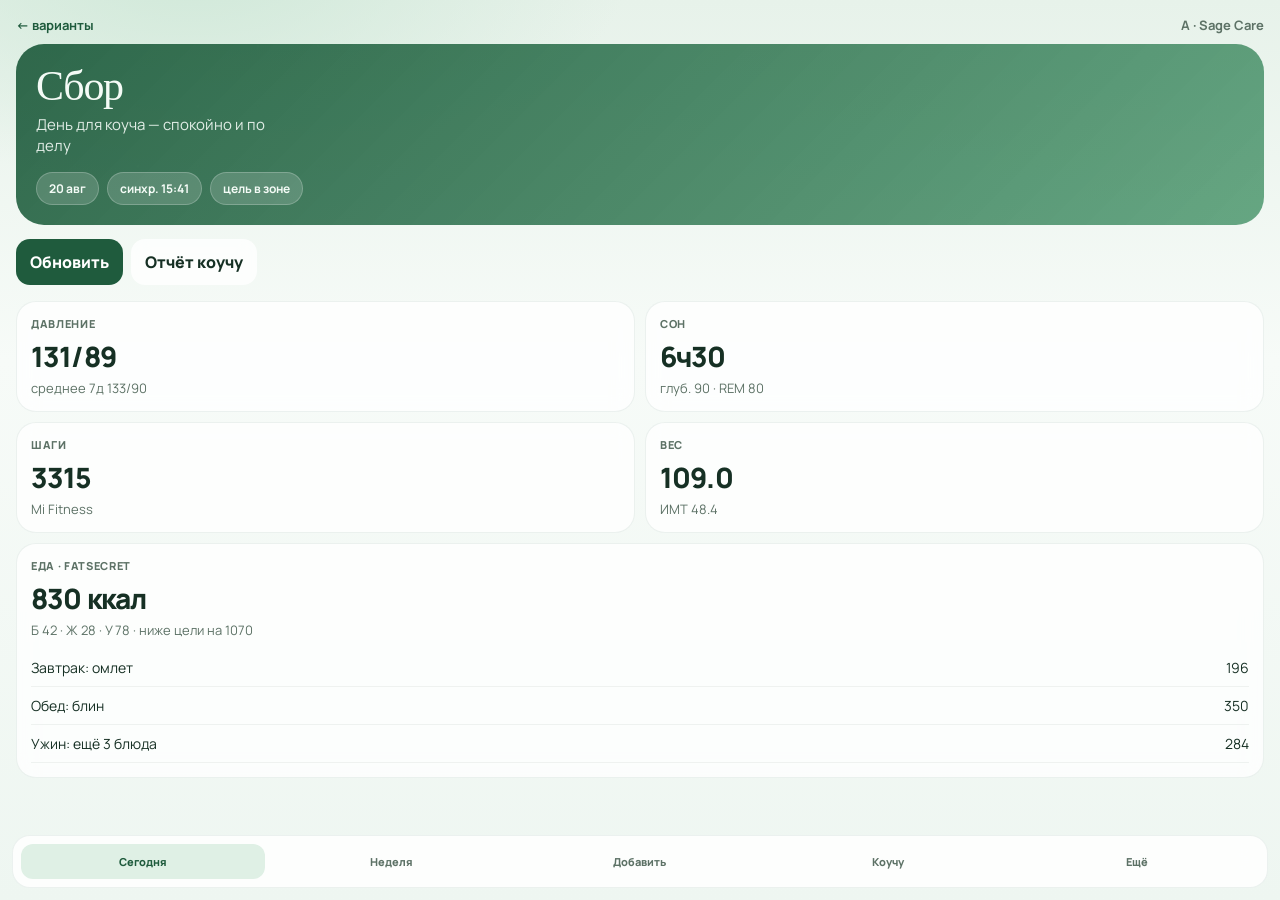
<file: backend/hub/designs/a-sage.html>
<!DOCTYPE html>
<html lang="ru">
<head>
  <meta charset="UTF-8" />
  <meta name="viewport" content="width=device-width, initial-scale=1, viewport-fit=cover" />
  <title>A · Sage Care — Сбор для коуча</title>
  <link rel="stylesheet" href="https://fonts.googleapis.com/css2?family=Fraunces:opsz,wght@9..144,600;9..144,700&family=Manrope:wght@500;600;700;800&display=swap" />
  <style>
    :root {
      --brand: #1f5b3d;
      --accent: #3f8f63;
      --accent-soft: #dff0e5;
      --bg0: #e7f2ea;
      --bg1: #f7fbf8;
      --surface: rgba(255,255,255,.78);
      --text: #163024;
      --muted: #5d7266;
      --danger: #b42318;
      --radius: 20px;
    }
    * { box-sizing: border-box; }
    body {
      margin: 0;
      min-height: 100vh;
      font-family: Manrope, system-ui, sans-serif;
      color: var(--text);
      background:
        radial-gradient(800px 420px at 15% -5%, #cfe8d8 0%, transparent 55%),
        linear-gradient(180deg, var(--bg0), var(--bg1) 40%, #eef6f1);
      padding: 16px 16px 96px;
    }
    .bar {
      display: flex; justify-content: space-between; align-items: center;
      margin-bottom: 10px; font-size: 13px; font-weight: 700; color: var(--muted);
    }
    .bar a { color: var(--brand); text-decoration: none; }
    .hero {
      position: relative;
      overflow: hidden;
      border-radius: 28px;
      padding: 22px 20px 20px;
      margin-bottom: 14px;
      background:
        linear-gradient(135deg, rgba(31,91,61,.92), rgba(63,143,99,.78)),
        url("data:image/svg+xml,%3Csvg width='60' height='60' xmlns='http://www.w3.org/2000/svg'%3E%3Ccircle cx='2' cy='2' r='1.2' fill='rgba(255,255,255,.18)'/%3E%3C/svg%3E");
      color: #f4fbf6;
      animation: rise .7s ease both;
    }
    .hero .brand {
      font-family: Fraunces, Georgia, serif;
      font-size: 42px;
      line-height: .95;
      margin: 0 0 8px;
      letter-spacing: -0.03em;
    }
    .hero .lead { margin: 0; opacity: .9; font-size: 15px; max-width: 28ch; }
    .hero .meta { margin-top: 16px; display: flex; gap: 8px; flex-wrap: wrap; }
    .pill {
      background: rgba(255,255,255,.16);
      border: 1px solid rgba(255,255,255,.22);
      border-radius: 999px;
      padding: 7px 12px;
      font-size: 12px;
      font-weight: 700;
    }
    .actions-top { display: flex; gap: 8px; margin: 12px 0 16px; }
    .btn {
      border: 0; border-radius: 14px; padding: 12px 14px; font: inherit; font-weight: 800; cursor: pointer;
    }
    .btn.primary { background: var(--brand); color: white; }
    .btn.ghost { background: var(--surface); color: var(--text); backdrop-filter: blur(8px); }
    .cards { display: grid; grid-template-columns: 1fr 1fr; gap: 10px; }
    .card {
      background: var(--surface);
      backdrop-filter: blur(10px);
      border: 1px solid rgba(31,91,61,.08);
      border-radius: var(--radius);
      padding: 14px;
      animation: rise .6s ease both;
    }
    .card:nth-child(2) { animation-delay: .05s; }
    .card:nth-child(3) { animation-delay: .1s; }
    .card:nth-child(4) { animation-delay: .15s; }
    .card.wide { grid-column: 1 / -1; animation-delay: .2s; }
    .card h2 {
      margin: 0 0 6px; font-size: 11px; letter-spacing: .06em;
      text-transform: uppercase; color: var(--muted); font-weight: 800;
    }
    .value { font-size: 28px; font-weight: 800; letter-spacing: -0.03em; }
    .value.high { color: var(--danger); }
    .sub { margin-top: 4px; color: var(--muted); font-size: 13px; }
    .list { list-style: none; margin: 10px 0 0; padding: 0; }
    .list li {
      display: flex; justify-content: space-between; gap: 8px;
      padding: 9px 0; border-bottom: 1px solid rgba(22,48,36,.06); font-size: 14px;
    }
    .tabs {
      position: fixed; left: 12px; right: 12px; bottom: 12px;
      display: grid; grid-template-columns: repeat(5, 1fr); gap: 4px;
      padding: 8px; border-radius: 18px;
      background: rgba(255,255,255,.86); backdrop-filter: blur(12px);
      border: 1px solid rgba(31,91,61,.08);
    }
    .tabs span {
      text-align: center; padding: 10px 2px; border-radius: 12px;
      font-size: 11px; font-weight: 800; color: var(--muted);
    }
    .tabs .on { background: var(--accent-soft); color: var(--brand); }
    @keyframes rise {
      from { opacity: 0; transform: translateY(10px); }
      to { opacity: 1; transform: none; }
    }
  </style>
</head>
<body>
  <div class="bar">
    <a href="index.html">← варианты</a>
    <span>A · Sage Care</span>
  </div>

  <section class="hero">
    <p class="brand">Сбор</p>
    <p class="lead">День для коуча — спокойно и по делу</p>
    <div class="meta">
      <span class="pill">20 авг</span>
      <span class="pill">синхр. 15:41</span>
      <span class="pill">цель в зоне</span>
    </div>
  </section>

  <div class="actions-top">
    <button class="btn primary">Обновить</button>
    <button class="btn ghost">Отчёт коучу</button>
  </div>

  <div class="cards">
    <div class="card">
      <h2>Давление</h2>
      <div class="value">131/89</div>
      <div class="sub">среднее 7д 133/90</div>
    </div>
    <div class="card">
      <h2>Сон</h2>
      <div class="value">6ч30</div>
      <div class="sub">глуб. 90 · REM 80</div>
    </div>
    <div class="card">
      <h2>Шаги</h2>
      <div class="value">3315</div>
      <div class="sub">Mi Fitness</div>
    </div>
    <div class="card">
      <h2>Вес</h2>
      <div class="value">109.0</div>
      <div class="sub">ИМТ 48.4</div>
    </div>
    <div class="card wide">
      <h2>Еда · FatSecret</h2>
      <div class="value">830 ккал</div>
      <div class="sub">Б 42 · Ж 28 · У 78 · ниже цели на 1070</div>
      <ul class="list">
        <li><span>Завтрак: омлет</span><span>196</span></li>
        <li><span>Обед: блин</span><span>350</span></li>
        <li><span>Ужин: ещё 3 блюда</span><span>284</span></li>
      </ul>
    </div>
  </div>

  <nav class="tabs" aria-label="Навигация">
    <span class="on">Сегодня</span>
    <span>Неделя</span>
    <span>Добавить</span>
    <span>Коучу</span>
    <span>Ещё</span>
  </nav>
</body>
</html>
</file>
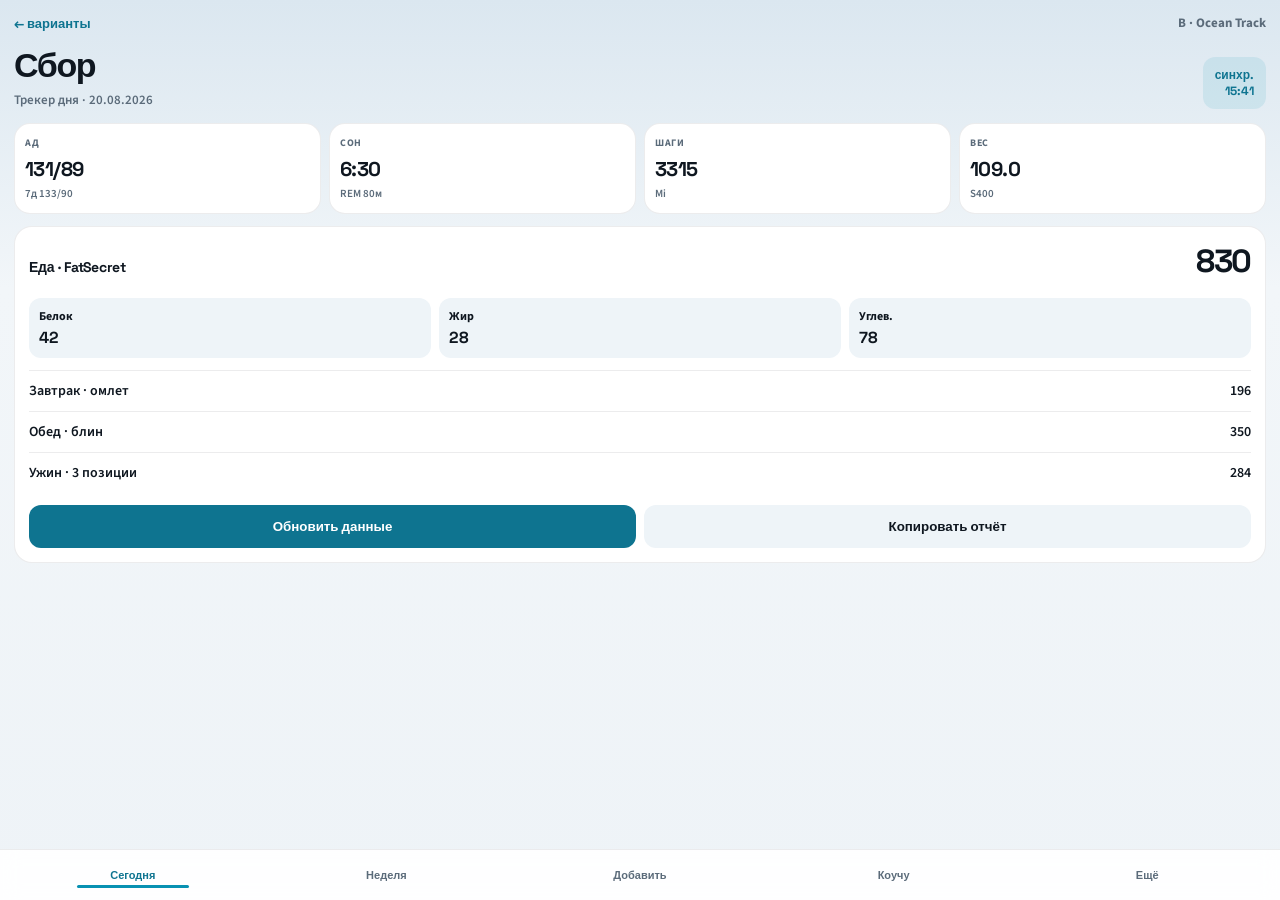
<file: backend/hub/designs/b-ocean.html>
<!DOCTYPE html>
<html lang="ru">
<head>
  <meta charset="UTF-8" />
  <meta name="viewport" content="width=device-width, initial-scale=1, viewport-fit=cover" />
  <title>B · Ocean Track — Сбор для коуча</title>
  <link rel="stylesheet" href="https://fonts.googleapis.com/css2?family=Space+Grotesk:wght@500;600;700&family=Source+Sans+3:wght@500;600;700&display=swap" />
  <style>
    :root {
      --brand: #0e7490;
      --ink: #0f1720;
      --muted: #5b6b7a;
      --line: rgba(15,23,32,.08);
      --surface: #ffffff;
      --panel: #eef4f8;
      --accent: #0891b2;
      --warn: #c2410c;
    }
    * { box-sizing: border-box; }
    body {
      margin: 0;
      min-height: 100vh;
      font-family: "Source Sans 3", system-ui, sans-serif;
      color: var(--ink);
      background:
        linear-gradient(180deg, #dbe7f0 0%, #f2f6f9 32%, #eef3f7 100%);
      padding: 14px 14px 92px;
    }
    .bar {
      display: flex; justify-content: space-between; align-items: center;
      margin-bottom: 12px; font-size: 13px; font-weight: 700; color: var(--muted);
    }
    .bar a { color: var(--brand); text-decoration: none; font-family: "Space Grotesk", sans-serif; }
    .top {
      display: grid;
      grid-template-columns: 1fr auto;
      gap: 12px;
      align-items: end;
      margin-bottom: 14px;
      animation: slide .55s ease both;
    }
    .brand {
      font-family: "Space Grotesk", sans-serif;
      font-size: 34px;
      font-weight: 700;
      margin: 0;
      letter-spacing: -0.04em;
      color: var(--ink);
    }
    .tag {
      margin: 4px 0 0;
      color: var(--muted);
      font-size: 13px;
      font-weight: 600;
    }
    .sync {
      text-align: right;
      font-family: "Space Grotesk", sans-serif;
      font-size: 12px;
      font-weight: 700;
      color: var(--brand);
      background: rgba(8,145,178,.1);
      border-radius: 12px;
      padding: 10px 12px;
    }
    .strip {
      display: grid;
      grid-template-columns: repeat(4, 1fr);
      gap: 8px;
      margin-bottom: 12px;
      animation: slide .55s ease .05s both;
    }
    .kpi {
      background: var(--surface);
      border: 1px solid var(--line);
      border-radius: 16px;
      padding: 12px 10px;
      min-height: 86px;
    }
    .kpi .l {
      font-size: 10px; text-transform: uppercase; letter-spacing: .06em;
      color: var(--muted); font-weight: 700; margin-bottom: 6px;
    }
    .kpi .v {
      font-family: "Space Grotesk", sans-serif;
      font-size: 20px; font-weight: 700; letter-spacing: -0.03em;
    }
    .kpi .s { margin-top: 4px; font-size: 11px; color: var(--muted); font-weight: 600; }
    .panel {
      background: var(--surface);
      border: 1px solid var(--line);
      border-radius: 18px;
      padding: 14px;
      margin-bottom: 10px;
      animation: slide .55s ease .1s both;
    }
    .panel h2 {
      margin: 0 0 10px;
      font-family: "Space Grotesk", sans-serif;
      font-size: 14px;
      letter-spacing: -0.02em;
    }
    .food-head {
      display: flex; justify-content: space-between; align-items: baseline; gap: 8px;
    }
    .kcal {
      font-family: "Space Grotesk", sans-serif;
      font-size: 32px; font-weight: 700; letter-spacing: -0.04em;
    }
    .bars {
      display: grid; grid-template-columns: repeat(3, 1fr); gap: 8px; margin: 12px 0;
    }
    .bars .b {
      background: var(--panel); border-radius: 12px; padding: 10px;
      font-size: 12px; font-weight: 700;
    }
    .bars strong { display: block; font-family: "Space Grotesk", sans-serif; font-size: 16px; margin-top: 2px; }
    .list { list-style: none; margin: 0; padding: 0; }
    .list li {
      display: flex; justify-content: space-between; gap: 8px;
      padding: 10px 0; border-top: 1px solid var(--line); font-size: 14px; font-weight: 600;
    }
    .cta {
      display: grid; grid-template-columns: 1fr 1fr; gap: 8px; margin-top: 12px;
    }
    .btn {
      border: 0; border-radius: 12px; padding: 13px 12px;
      font-family: "Space Grotesk", sans-serif; font-weight: 700; cursor: pointer;
    }
    .btn.primary { background: var(--brand); color: white; }
    .btn.ghost { background: var(--panel); color: var(--ink); }
    .tabs {
      position: fixed; left: 0; right: 0; bottom: 0;
      display: grid; grid-template-columns: repeat(5, 1fr);
      background: rgba(255,255,255,.92); backdrop-filter: blur(10px);
      border-top: 1px solid var(--line);
      padding: 8px 6px calc(8px + env(safe-area-inset-bottom));
    }
    .tabs span {
      text-align: center; padding: 10px 2px; font-size: 11px; font-weight: 700; color: var(--muted);
      font-family: "Space Grotesk", sans-serif;
    }
    .tabs .on { color: var(--brand); position: relative; }
    .tabs .on::after {
      content: ""; position: absolute; left: 28%; right: 28%; bottom: 4px; height: 3px;
      border-radius: 99px; background: var(--accent);
    }
    @keyframes slide {
      from { opacity: 0; transform: translateY(8px); }
      to { opacity: 1; transform: none; }
    }
  </style>
</head>
<body>
  <div class="bar">
    <a href="index.html">← варианты</a>
    <span>B · Ocean Track</span>
  </div>

  <header class="top">
    <div>
      <h1 class="brand">Сбор</h1>
      <p class="tag">Трекер дня · 20.08.2026</p>
    </div>
    <div class="sync">синхр.<br>15:41</div>
  </header>

  <section class="strip">
    <div class="kpi"><div class="l">АД</div><div class="v">131/89</div><div class="s">7д 133/90</div></div>
    <div class="kpi"><div class="l">Сон</div><div class="v">6:30</div><div class="s">REM 80м</div></div>
    <div class="kpi"><div class="l">Шаги</div><div class="v">3315</div><div class="s">Mi</div></div>
    <div class="kpi"><div class="l">Вес</div><div class="v">109.0</div><div class="s">S400</div></div>
  </section>

  <section class="panel">
    <div class="food-head">
      <h2>Еда · FatSecret</h2>
      <div class="kcal">830</div>
    </div>
    <div class="bars">
      <div class="b">Белок<strong>42</strong></div>
      <div class="b">Жир<strong>28</strong></div>
      <div class="b">Углев.<strong>78</strong></div>
    </div>
    <ul class="list">
      <li><span>Завтрак · омлет</span><span>196</span></li>
      <li><span>Обед · блин</span><span>350</span></li>
      <li><span>Ужин · 3 позиции</span><span>284</span></li>
    </ul>
    <div class="cta">
      <button class="btn primary">Обновить данные</button>
      <button class="btn ghost">Копировать отчёт</button>
    </div>
  </section>

  <nav class="tabs">
    <span class="on">Сегодня</span>
    <span>Неделя</span>
    <span>Добавить</span>
    <span>Коучу</span>
    <span>Ещё</span>
  </nav>
</body>
</html>
</file>
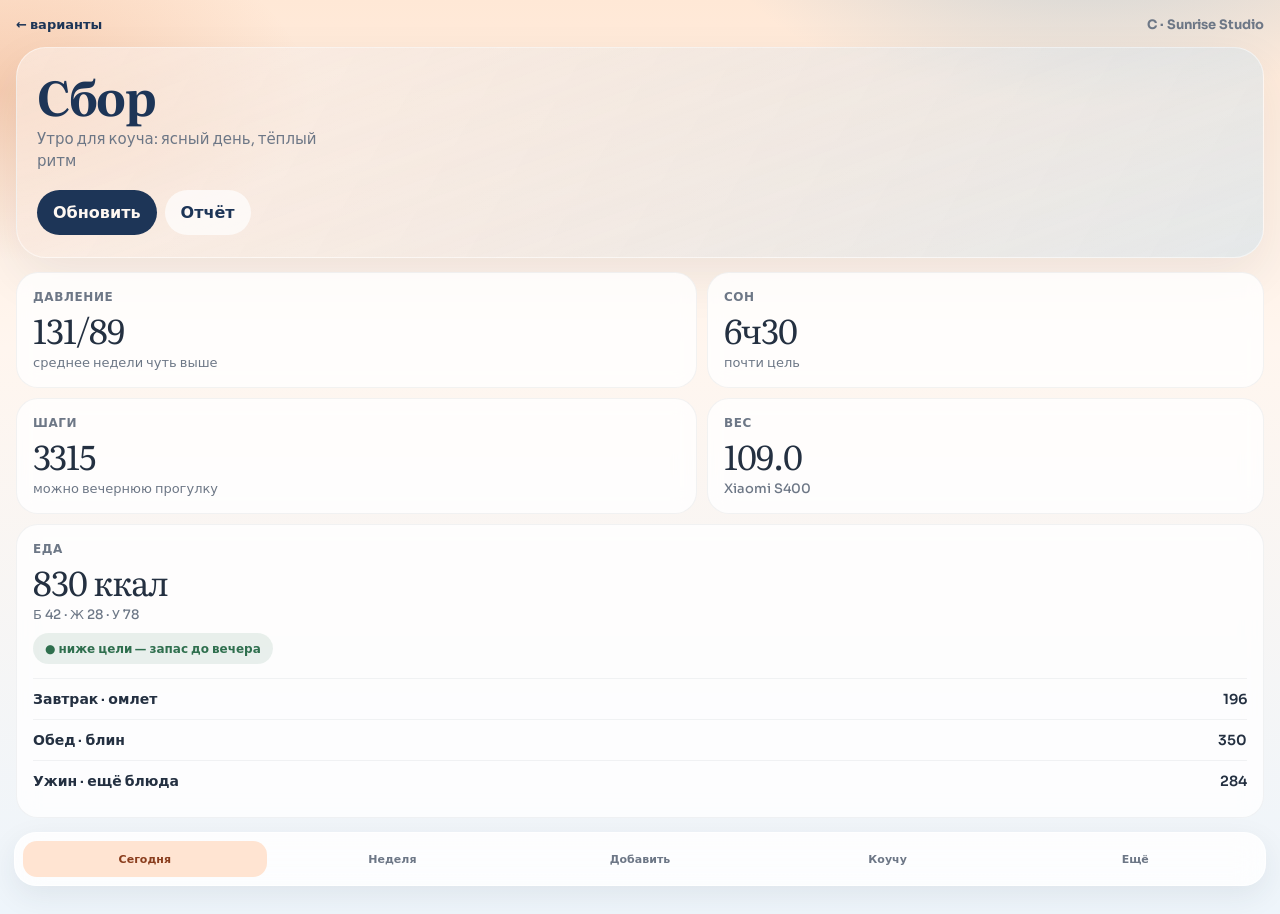
<file: backend/hub/designs/c-sunrise.html>
<!DOCTYPE html>
<html lang="ru">
<head>
  <meta charset="UTF-8" />
  <meta name="viewport" content="width=device-width, initial-scale=1, viewport-fit=cover" />
  <title>C · Sunrise Studio — Сбор для коуча</title>
  <link rel="stylesheet" href="https://fonts.googleapis.com/css2?family=Literata:opsz,wght@7..72,600;7..72,700&family=Sora:wght@500;600;700;800&display=swap" />
  <style>
    :root {
      --brand: #1d3557;
      --accent: #e07a3d;
      --sky: #7eb6d9;
      --bg: #fff6ef;
      --surface: rgba(255,255,255,.8);
      --text: #243041;
      --muted: #6d7786;
      --ok: #2f6f4e;
    }
    * { box-sizing: border-box; }
    body {
      margin: 0;
      min-height: 100vh;
      font-family: Sora, system-ui, sans-serif;
      color: var(--text);
      background:
        radial-gradient(700px 360px at 85% -10%, rgba(126,182,217,.45) 0%, transparent 55%),
        radial-gradient(620px 340px at 0% 10%, rgba(224,122,61,.28) 0%, transparent 50%),
        linear-gradient(180deg, #ffe8d6 0%, var(--bg) 38%, #eef5fb 100%);
      padding: 16px 16px 96px;
    }
    .bar {
      display: flex; justify-content: space-between; align-items: center;
      margin-bottom: 14px; font-size: 13px; font-weight: 700; color: var(--muted);
    }
    .bar a { color: var(--brand); text-decoration: none; }
    .stage {
      border-radius: 30px;
      padding: 26px 20px 22px;
      margin-bottom: 14px;
      background:
        linear-gradient(160deg, rgba(255,255,255,.55), rgba(255,255,255,.2)),
        linear-gradient(120deg, rgba(224,122,61,.18), rgba(126,182,217,.25));
      border: 1px solid rgba(255,255,255,.5);
      box-shadow: 0 20px 50px rgba(36,48,65,.08);
      animation: soft .75s ease both;
    }
    .brand {
      font-family: Literata, Georgia, serif;
      font-size: 48px;
      line-height: .92;
      margin: 0;
      color: var(--brand);
      letter-spacing: -0.03em;
    }
    .lead {
      margin: 10px 0 0;
      font-size: 15px;
      color: var(--muted);
      max-width: 26ch;
      line-height: 1.45;
    }
    .row-cta { display: flex; gap: 8px; margin-top: 18px; }
    .btn {
      border: 0; border-radius: 999px; padding: 12px 16px;
      font: inherit; font-weight: 700; cursor: pointer;
    }
    .btn.primary { background: var(--brand); color: #fff8f2; }
    .btn.soft { background: rgba(255,255,255,.7); color: var(--brand); }
    .stack { display: grid; gap: 10px; }
    .band {
      display: grid; grid-template-columns: 1.1fr .9fr; gap: 10px;
      animation: soft .7s ease .08s both;
    }
    .card {
      background: var(--surface);
      backdrop-filter: blur(10px);
      border: 1px solid rgba(36,48,65,.06);
      border-radius: 22px;
      padding: 16px;
    }
    .card h2 {
      margin: 0 0 8px;
      font-size: 12px;
      letter-spacing: .05em;
      text-transform: uppercase;
      color: var(--muted);
      font-weight: 700;
    }
    .value {
      font-family: Literata, Georgia, serif;
      font-size: 34px;
      letter-spacing: -0.03em;
      line-height: 1;
    }
    .sub { margin-top: 8px; color: var(--muted); font-size: 13px; font-weight: 500; }
    .food {
      animation: soft .7s ease .14s both;
    }
    .goal {
      display: inline-flex;
      align-items: center;
      gap: 6px;
      margin-top: 10px;
      padding: 8px 12px;
      border-radius: 999px;
      background: rgba(47,111,78,.1);
      color: var(--ok);
      font-size: 12px;
      font-weight: 700;
    }
    .meals { margin: 14px 0 0; padding: 0; list-style: none; }
    .meals li {
      display: flex; justify-content: space-between; gap: 8px;
      padding: 11px 0;
      border-top: 1px solid rgba(36,48,65,.06);
      font-size: 14px; font-weight: 600;
    }
    .tabs {
      position: fixed; left: 14px; right: 14px; bottom: 14px;
      display: grid; grid-template-columns: repeat(5, 1fr); gap: 4px;
      padding: 8px;
      border-radius: 22px;
      background: rgba(255,255,255,.82);
      backdrop-filter: blur(14px);
      border: 1px solid rgba(255,255,255,.7);
      box-shadow: 0 10px 30px rgba(36,48,65,.08);
    }
    .tabs span {
      text-align: center; padding: 11px 2px; border-radius: 14px;
      font-size: 11px; font-weight: 700; color: var(--muted);
    }
    .tabs .on { background: #ffe4d2; color: #8a3d1d; }
    @keyframes soft {
      from { opacity: 0; transform: translateY(12px) scale(.985); }
      to { opacity: 1; transform: none; }
    }
  </style>
</head>
<body>
  <div class="bar">
    <a href="index.html">← варианты</a>
    <span>C · Sunrise Studio</span>
  </div>

  <section class="stage">
    <h1 class="brand">Сбор</h1>
    <p class="lead">Утро для коуча: ясный день, тёплый ритм</p>
    <div class="row-cta">
      <button class="btn primary">Обновить</button>
      <button class="btn soft">Отчёт</button>
    </div>
  </section>

  <div class="stack">
    <div class="band">
      <div class="card">
        <h2>Давление</h2>
        <div class="value">131/89</div>
        <div class="sub">среднее недели чуть выше</div>
      </div>
      <div class="card">
        <h2>Сон</h2>
        <div class="value">6ч30</div>
        <div class="sub">почти цель</div>
      </div>
    </div>
    <div class="band">
      <div class="card">
        <h2>Шаги</h2>
        <div class="value">3315</div>
        <div class="sub">можно вечернюю прогулку</div>
      </div>
      <div class="card">
        <h2>Вес</h2>
        <div class="value">109.0</div>
        <div class="sub">Xiaomi S400</div>
      </div>
    </div>
    <div class="card food">
      <h2>Еда</h2>
      <div class="value">830 ккал</div>
      <div class="sub">Б 42 · Ж 28 · У 78</div>
      <div class="goal">● ниже цели — запас до вечера</div>
      <ul class="meals">
        <li><span>Завтрак · омлет</span><span>196</span></li>
        <li><span>Обед · блин</span><span>350</span></li>
        <li><span>Ужин · ещё блюда</span><span>284</span></li>
      </ul>
    </div>
  </div>

  <nav class="tabs">
    <span class="on">Сегодня</span>
    <span>Неделя</span>
    <span>Добавить</span>
    <span>Коучу</span>
    <span>Ещё</span>
  </nav>
</body>
</html>
</file>
